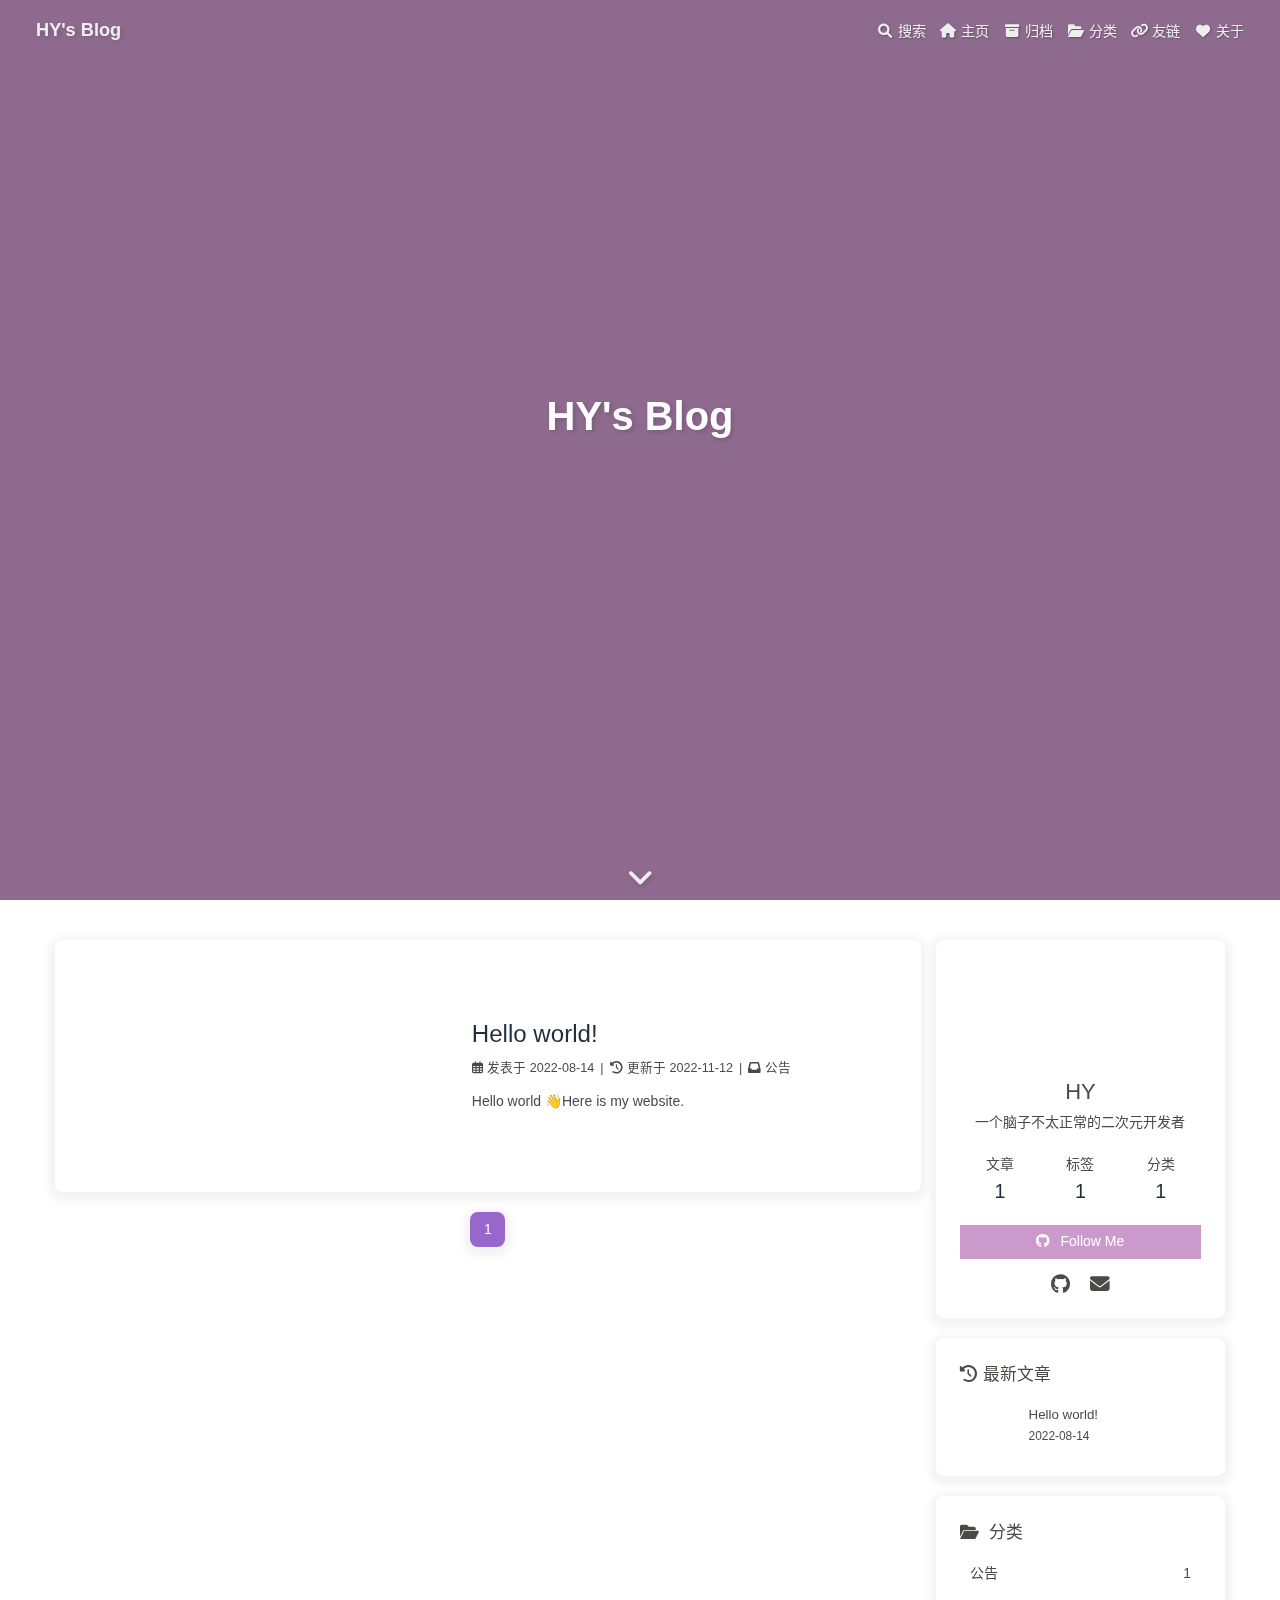
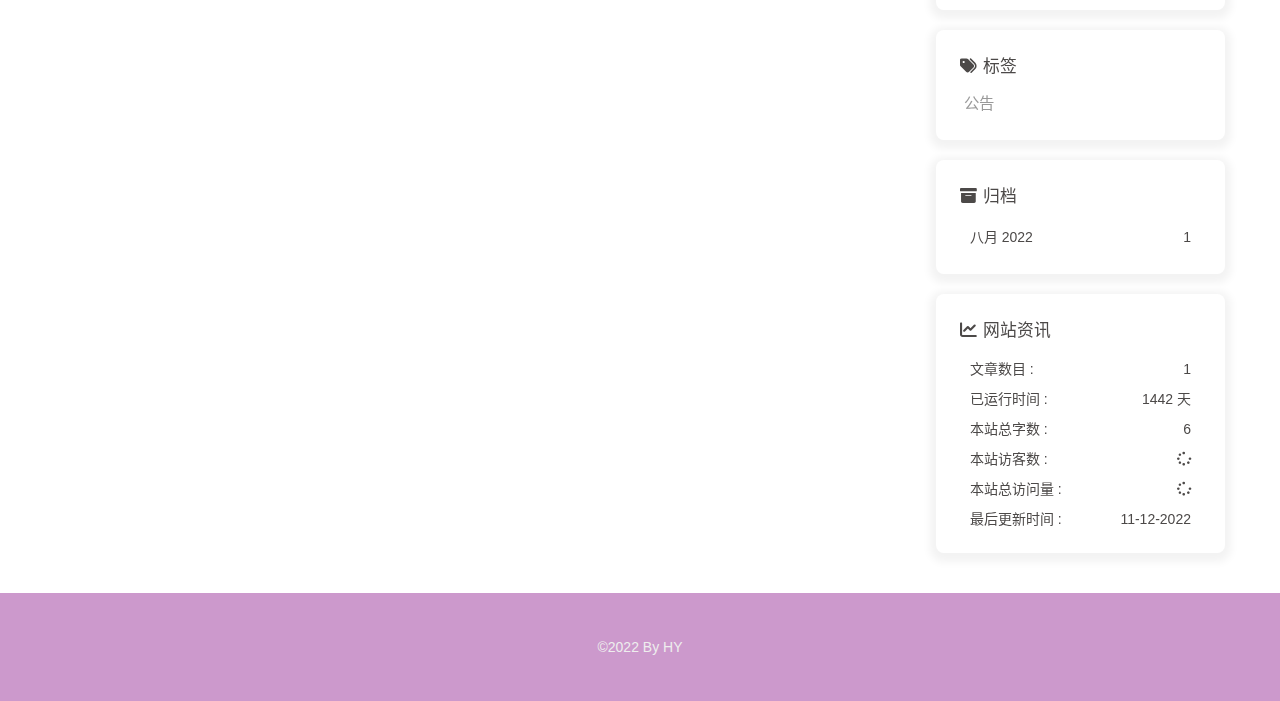
<file: index.html>
<!DOCTYPE html><html lang="zh-CN" data-theme="light"><head><meta charset="UTF-8"><meta http-equiv="X-UA-Compatible" content="IE=edge"><meta name="viewport" content="width=device-width, initial-scale=1.0, maximum-scale=1.0, user-scalable=no"><title>HY's Blog - welcome 2 my blog</title><meta name="author" content="HY"><meta name="copyright" content="HY"><meta name="format-detection" content="telephone=no"><meta name="theme-color" content="#ffffff"><meta name="description" content="一个脑子不太正常的二次元开发者">
<meta property="og:type" content="website">
<meta property="og:title" content="HY&#39;s Blog">
<meta property="og:url" content="https://www.zehy.xyz/index.html">
<meta property="og:site_name" content="HY&#39;s Blog">
<meta property="og:description" content="一个脑子不太正常的二次元开发者">
<meta property="og:locale" content="zh_CN">
<meta property="og:image" content="https://www.zehy.xyz/image/avatar.jpg">
<meta property="article:author" content="HY">
<meta name="twitter:card" content="summary">
<meta name="twitter:image" content="https://www.zehy.xyz/image/avatar.jpg"><link rel="shortcut icon" href="/image/avatar.jpg"><link rel="canonical" href="https://www.zehy.xyz/"><link rel="preconnect" href="//cdn.jsdelivr.net"/><link rel="preconnect" href="//busuanzi.ibruce.info"/><link rel="stylesheet" href="/css/index.css"><link rel="stylesheet" href="/pluginsSrc/@fortawesome/fontawesome-free/css/all.min.css" media="print" onload="this.media='all'"><link rel="stylesheet" href="/pluginsSrc/node-snackbar/dist/snackbar.min.css" media="print" onload="this.media='all'"><script>const GLOBAL_CONFIG = { 
  root: '/',
  algolia: undefined,
  localSearch: {"path":"/search.xml","preload":false,"languages":{"hits_empty":"找不到您查询的内容：${query}"}},
  translate: {"defaultEncoding":2,"translateDelay":0,"msgToTraditionalChinese":"繁","msgToSimplifiedChinese":"簡"},
  noticeOutdate: undefined,
  highlight: {"plugin":"highlighjs","highlightCopy":true,"highlightLang":true,"highlightHeightLimit":false},
  copy: {
    success: '复制成功',
    error: '复制错误',
    noSupport: '浏览器不支持'
  },
  relativeDate: {
    homepage: false,
    post: false
  },
  runtime: '天',
  date_suffix: {
    just: '刚刚',
    min: '分钟前',
    hour: '小时前',
    day: '天前',
    month: '个月前'
  },
  copyright: undefined,
  lightbox: 'mediumZoom',
  Snackbar: {"chs_to_cht":"你已切换为繁体","cht_to_chs":"你已切换为简体","day_to_night":"你已切换为深色模式","night_to_day":"你已切换为浅色模式","bgLight":"#49b1f5","bgDark":"#1f1f1f","position":"bottom-left"},
  source: {
    justifiedGallery: {
      js: '/pluginsSrc/flickr-justified-gallery/dist/fjGallery.min.js',
      css: '/pluginsSrc/flickr-justified-gallery/dist/fjGallery.css'
    }
  },
  isPhotoFigcaption: false,
  islazyload: true,
  isAnchor: false
}</script><script id="config-diff">var GLOBAL_CONFIG_SITE = {
  title: 'HY\'s Blog',
  isPost: false,
  isHome: true,
  isHighlightShrink: false,
  isToc: false,
  postUpdate: '2022-11-12 14:45:29'
}</script><noscript><style type="text/css">
  #nav {
    opacity: 1
  }
  .justified-gallery img {
    opacity: 1
  }

  #recent-posts time,
  #post-meta time {
    display: inline !important
  }
</style></noscript><script>(win=>{
    win.saveToLocal = {
      set: function setWithExpiry(key, value, ttl) {
        if (ttl === 0) return
        const now = new Date()
        const expiryDay = ttl * 86400000
        const item = {
          value: value,
          expiry: now.getTime() + expiryDay,
        }
        localStorage.setItem(key, JSON.stringify(item))
      },

      get: function getWithExpiry(key) {
        const itemStr = localStorage.getItem(key)

        if (!itemStr) {
          return undefined
        }
        const item = JSON.parse(itemStr)
        const now = new Date()

        if (now.getTime() > item.expiry) {
          localStorage.removeItem(key)
          return undefined
        }
        return item.value
      }
    }
  
    win.getScript = url => new Promise((resolve, reject) => {
      const script = document.createElement('script')
      script.src = url
      script.async = true
      script.onerror = reject
      script.onload = script.onreadystatechange = function() {
        const loadState = this.readyState
        if (loadState && loadState !== 'loaded' && loadState !== 'complete') return
        script.onload = script.onreadystatechange = null
        resolve()
      }
      document.head.appendChild(script)
    })
  
      win.activateDarkMode = function () {
        document.documentElement.setAttribute('data-theme', 'dark')
        if (document.querySelector('meta[name="theme-color"]') !== null) {
          document.querySelector('meta[name="theme-color"]').setAttribute('content', '#0d0d0d')
        }
      }
      win.activateLightMode = function () {
        document.documentElement.setAttribute('data-theme', 'light')
        if (document.querySelector('meta[name="theme-color"]') !== null) {
          document.querySelector('meta[name="theme-color"]').setAttribute('content', '#ffffff')
        }
      }
      const t = saveToLocal.get('theme')
    
          if (t === 'dark') activateDarkMode()
          else if (t === 'light') activateLightMode()
        
      const asideStatus = saveToLocal.get('aside-status')
      if (asideStatus !== undefined) {
        if (asideStatus === 'hide') {
          document.documentElement.classList.add('hide-aside')
        } else {
          document.documentElement.classList.remove('hide-aside')
        }
      }
    
    const detectApple = () => {
      if(/iPad|iPhone|iPod|Macintosh/.test(navigator.userAgent)){
        document.documentElement.classList.add('apple')
      }
    }
    detectApple()
    })(window)</script><meta name="generator" content="Hexo 5.4.2"></head><body><div id="sidebar"><div id="menu-mask"></div><div id="sidebar-menus"><div class="avatar-img is-center"><img src= "[data-uri]" data-lazy-src="/image/avatar.jpg" onerror="onerror=null;src='/img/friend_404.gif'" alt="avatar"/></div><div class="sidebar-site-data site-data is-center"><a href="/archives/"><div class="headline">文章</div><div class="length-num">1</div></a><a href="/tags/"><div class="headline">标签</div><div class="length-num">1</div></a><a href="/categories/"><div class="headline">分类</div><div class="length-num">1</div></a></div><hr/><div class="menus_items"><div class="menus_item"><a class="site-page" href="/"><i class="fa-fw fas fa-home"></i><span> 主页</span></a></div><div class="menus_item"><a class="site-page" href="/archives/"><i class="fa-fw fas fa-archive"></i><span> 归档</span></a></div><div class="menus_item"><a class="site-page" href="/categories/"><i class="fa-fw fas fa-folder-open"></i><span> 分类</span></a></div><div class="menus_item"><a class="site-page" href="/link/"><i class="fa-fw fas fa-link"></i><span> 友链</span></a></div><div class="menus_item"><a class="site-page" href="/about/"><i class="fa-fw fas fa-heart"></i><span> 关于</span></a></div></div></div></div><div class="page" id="body-wrap"><header class="full_page" id="page-header" style="background-image: url('https://bing.ioliu.cn/v1?w=1920&amp;h=1080')"><nav id="nav"><span id="blog_name"><a id="site-name" href="/">HY's Blog</a></span><div id="menus"><div id="search-button"><a class="site-page social-icon search"><i class="fas fa-search fa-fw"></i><span> 搜索</span></a></div><div class="menus_items"><div class="menus_item"><a class="site-page" href="/"><i class="fa-fw fas fa-home"></i><span> 主页</span></a></div><div class="menus_item"><a class="site-page" href="/archives/"><i class="fa-fw fas fa-archive"></i><span> 归档</span></a></div><div class="menus_item"><a class="site-page" href="/categories/"><i class="fa-fw fas fa-folder-open"></i><span> 分类</span></a></div><div class="menus_item"><a class="site-page" href="/link/"><i class="fa-fw fas fa-link"></i><span> 友链</span></a></div><div class="menus_item"><a class="site-page" href="/about/"><i class="fa-fw fas fa-heart"></i><span> 关于</span></a></div></div><div id="toggle-menu"><a class="site-page"><i class="fas fa-bars fa-fw"></i></a></div></div></nav><div id="site-info"><h1 id="site-title">HY's Blog</h1><div id="site-subtitle"><span id="subtitle"></span></div><div id="site_social_icons"><a class="social-icon" href="https://github.com/HYQC1125" target="_blank" title="Github"><i class="fab fa-github"></i></a><a class="social-icon" href="mailto:1151308233@qq.com" target="_blank" title="Email"><i class="fas fa-envelope"></i></a></div></div><div id="scroll-down"><i class="fas fa-angle-down scroll-down-effects"></i></div></header><main class="layout" id="content-inner"><div class="recent-posts" id="recent-posts"><div class="recent-post-item"><div class="post_cover left"><a href="/2022/08/14/helloworld/" title="Hello world!"><img class="post_bg" src= "[data-uri]" data-lazy-src="/image/top.webp" onerror="this.onerror=null;this.src='/image/top.webp'" alt="Hello world!"></a></div><div class="recent-post-info"><a class="article-title" href="/2022/08/14/helloworld/" title="Hello world!">Hello world!</a><div class="article-meta-wrap"><span class="post-meta-date"><i class="far fa-calendar-alt"></i><span class="article-meta-label">发表于</span><time class="post-meta-date-created" datetime="2022-08-14T13:32:52.000Z" title="发表于 2022-08-14 21:32:52">2022-08-14</time><span class="article-meta-separator">|</span><i class="fas fa-history"></i><span class="article-meta-label">更新于</span><time class="post-meta-date-updated" datetime="2022-11-12T06:36:35.031Z" title="更新于 2022-11-12 14:36:35">2022-11-12</time></span><span class="article-meta"><span class="article-meta-separator">|</span><i class="fas fa-inbox"></i><a class="article-meta__categories" href="/categories/%E5%85%AC%E5%91%8A/">公告</a></span></div><div class="content">Hello world 👋Here is my website.
</div></div></div><nav id="pagination"><div class="pagination"><span class="page-number current">1</span></div></nav></div><div class="aside-content" id="aside-content"><div class="card-widget card-info"><div class="is-center"><div class="avatar-img"><img src= "[data-uri]" data-lazy-src="/image/avatar.jpg" onerror="this.onerror=null;this.src='/img/friend_404.gif'" alt="avatar"/></div><div class="author-info__name">HY</div><div class="author-info__description">一个脑子不太正常的二次元开发者</div></div><div class="card-info-data site-data is-center"><a href="/archives/"><div class="headline">文章</div><div class="length-num">1</div></a><a href="/tags/"><div class="headline">标签</div><div class="length-num">1</div></a><a href="/categories/"><div class="headline">分类</div><div class="length-num">1</div></a></div><a id="card-info-btn" target="_blank" rel="noopener" href="https://github.com/HYQC1125"><i class="fab fa-github"></i><span>Follow Me</span></a><div class="card-info-social-icons is-center"><a class="social-icon" href="https://github.com/HYQC1125" target="_blank" title="Github"><i class="fab fa-github"></i></a><a class="social-icon" href="mailto:1151308233@qq.com" target="_blank" title="Email"><i class="fas fa-envelope"></i></a></div></div><div class="sticky_layout"><div class="card-widget card-recent-post"><div class="item-headline"><i class="fas fa-history"></i><span>最新文章</span></div><div class="aside-list"><div class="aside-list-item"><a class="thumbnail" href="/2022/08/14/helloworld/" title="Hello world!"><img src= "[data-uri]" data-lazy-src="/image/top.webp" onerror="this.onerror=null;this.src='/image/top.webp'" alt="Hello world!"/></a><div class="content"><a class="title" href="/2022/08/14/helloworld/" title="Hello world!">Hello world!</a><time datetime="2022-08-14T13:32:52.000Z" title="发表于 2022-08-14 21:32:52">2022-08-14</time></div></div></div></div><div class="card-widget card-categories"><div class="item-headline">
            <i class="fas fa-folder-open"></i>
            <span>分类</span>
            
            </div>
            <ul class="card-category-list" id="aside-cat-list">
            <li class="card-category-list-item "><a class="card-category-list-link" href="/categories/%E5%85%AC%E5%91%8A/"><span class="card-category-list-name">公告</span><span class="card-category-list-count">1</span></a></li>
            </ul></div><div class="card-widget card-tags"><div class="item-headline"><i class="fas fa-tags"></i><span>标签</span></div><div class="card-tag-cloud"><a href="/tags/%E5%85%AC%E5%91%8A/" style="font-size: 1.1em; color: #999">公告</a></div></div><div class="card-widget card-archives"><div class="item-headline"><i class="fas fa-archive"></i><span>归档</span></div><ul class="card-archive-list"><li class="card-archive-list-item"><a class="card-archive-list-link" href="/archives/2022/08/"><span class="card-archive-list-date">八月 2022</span><span class="card-archive-list-count">1</span></a></li></ul></div><div class="card-widget card-webinfo"><div class="item-headline"><i class="fas fa-chart-line"></i><span>网站资讯</span></div><div class="webinfo"><div class="webinfo-item"><div class="item-name">文章数目 :</div><div class="item-count">1</div></div><div class="webinfo-item"><div class="item-name">已运行时间 :</div><div class="item-count" id="runtimeshow" data-publishDate="2022-08-13T16:00:00.000Z"><i class="fa-solid fa-spinner fa-spin"></i></div></div><div class="webinfo-item"><div class="item-name">本站总字数 :</div><div class="item-count">6</div></div><div class="webinfo-item"><div class="item-name">本站访客数 :</div><div class="item-count" id="busuanzi_value_site_uv"><i class="fa-solid fa-spinner fa-spin"></i></div></div><div class="webinfo-item"><div class="item-name">本站总访问量 :</div><div class="item-count" id="busuanzi_value_site_pv"><i class="fa-solid fa-spinner fa-spin"></i></div></div><div class="webinfo-item"><div class="item-name">最后更新时间 :</div><div class="item-count" id="last-push-date" data-lastPushDate="2022-11-12T06:45:29.264Z"><i class="fa-solid fa-spinner fa-spin"></i></div></div></div></div></div></div></main><footer id="footer"><div id="footer-wrap"><div class="copyright">&copy;2022 By HY</div></div></footer></div><div id="rightside"><div id="rightside-config-hide"><button id="translateLink" type="button" title="简繁转换">繁</button><button id="darkmode" type="button" title="浅色和深色模式转换"><i class="fas fa-adjust"></i></button><button id="hide-aside-btn" type="button" title="单栏和双栏切换"><i class="fas fa-arrows-alt-h"></i></button></div><div id="rightside-config-show"><button id="rightside_config" type="button" title="设置"><i class="fas fa-cog fa-spin"></i></button><button id="go-up" type="button" title="回到顶部"><i class="fas fa-arrow-up"></i></button></div></div><div id="local-search"><div class="search-dialog"><nav class="search-nav"><span class="search-dialog-title">搜索</span><span id="loading-status"></span><button class="search-close-button"><i class="fas fa-times"></i></button></nav><div class="is-center" id="loading-database"><i class="fas fa-spinner fa-pulse"></i><span>  数据库加载中</span></div><div class="search-wrap"><div id="local-search-input"><div class="local-search-box"><input class="local-search-box--input" placeholder="搜索文章" type="text"/></div></div><hr/><div id="local-search-results"></div></div></div><div id="search-mask"></div></div><div><script src="/js/utils.js"></script><script src="/js/main.js"></script><script src="/js/tw_cn.js"></script><script src="/pluginsSrc/medium-zoom/dist/medium-zoom.min.js"></script><script src="/pluginsSrc/vanilla-lazyload/dist/lazyload.iife.min.js"></script><script src="/pluginsSrc/node-snackbar/dist/snackbar.min.js"></script><script>function panguFn () {
  if (typeof pangu === 'object') pangu.autoSpacingPage()
  else {
    getScript('/pluginsSrc/pangu/dist/browser/pangu.min.js')
      .then(() => {
        pangu.autoSpacingPage()
      })
  }
}

function panguInit () {
  if (false){
    GLOBAL_CONFIG_SITE.isPost && panguFn()
  } else {
    panguFn()
  }
}

document.addEventListener('DOMContentLoaded', panguInit)</script><script src="/js/search/local-search.js"></script><div class="js-pjax"><script>function subtitleType () {
  fetch('https://v1.hitokoto.cn')
    .then(response => response.json())
    .then(data => {
      if (true) {
        const from = '出自 ' + data.from
        const sub = []
        sub.unshift(data.hitokoto, from)
        window.typed = new Typed('#subtitle', {
          strings: sub,
          startDelay: 300,
          typeSpeed: 150,
          loop: true,
          backSpeed: 50,
        })
      } else {
        document.getElementById('subtitle').innerHTML = data.hitokoto
      }
    })
}

if (true) {
  if (typeof Typed === 'function') {
    subtitleType()
  } else {
    getScript('/pluginsSrc/typed.js/lib/typed.min.js').then(subtitleType)
  }
} else {
  subtitleType()
}
</script></div><canvas class="fireworks" mobile="false"></canvas><script src="/pluginsSrc/butterfly-extsrc/dist/fireworks.min.js"></script><script defer="defer" id="ribbon" src="/pluginsSrc/butterfly-extsrc/dist/canvas-ribbon.min.js" size="150" alpha="0.6" zIndex="-1" mobile="false" data-click="true"></script><script src="/pluginsSrc/pjax/pjax.min.js"></script><script>let pjaxSelectors = ["head > title","#config-diff","#body-wrap","#rightside-config-hide","#rightside-config-show",".js-pjax"]

var pjax = new Pjax({
  elements: 'a:not([target="_blank"])',
  selectors: pjaxSelectors,
  cacheBust: false,
  analytics: false,
  scrollRestoration: false
})

document.addEventListener('pjax:send', function () {

  // removeEventListener scroll 
  window.tocScrollFn && window.removeEventListener('scroll', window.tocScrollFn)
  window.scrollCollect && window.removeEventListener('scroll', scrollCollect)

  typeof preloader === 'object' && preloader.initLoading()
  document.getElementById('rightside').style.cssText = "opacity: ''; transform: ''"
  
  if (window.aplayers) {
    for (let i = 0; i < window.aplayers.length; i++) {
      if (!window.aplayers[i].options.fixed) {
        window.aplayers[i].destroy()
      }
    }
  }

  typeof typed === 'object' && typed.destroy()

  //reset readmode
  const $bodyClassList = document.body.classList
  $bodyClassList.contains('read-mode') && $bodyClassList.remove('read-mode')

  typeof disqusjs === 'object' && disqusjs.destroy()
})

document.addEventListener('pjax:complete', function () {
  window.refreshFn()

  document.querySelectorAll('script[data-pjax]').forEach(item => {
    const newScript = document.createElement('script')
    const content = item.text || item.textContent || item.innerHTML || ""
    Array.from(item.attributes).forEach(attr => newScript.setAttribute(attr.name, attr.value))
    newScript.appendChild(document.createTextNode(content))
    item.parentNode.replaceChild(newScript, item)
  })

  GLOBAL_CONFIG.islazyload && window.lazyLoadInstance.update()

  typeof chatBtnFn === 'function' && chatBtnFn()
  typeof panguInit === 'function' && panguInit()

  // google analytics
  typeof gtag === 'function' && gtag('config', '', {'page_path': window.location.pathname});

  // baidu analytics
  typeof _hmt === 'object' && _hmt.push(['_trackPageview',window.location.pathname]);

  typeof loadMeting === 'function' && document.getElementsByClassName('aplayer').length && loadMeting()

  // prismjs
  typeof Prism === 'object' && Prism.highlightAll()

  typeof preloader === 'object' && preloader.endLoading()
})

document.addEventListener('pjax:error', (e) => {
  if (e.request.status === 404) {
    pjax.loadUrl('/404.html')
  }
})</script><script async data-pjax src="//busuanzi.ibruce.info/busuanzi/2.3/busuanzi.pure.mini.js"></script></div></body></html>
</file>
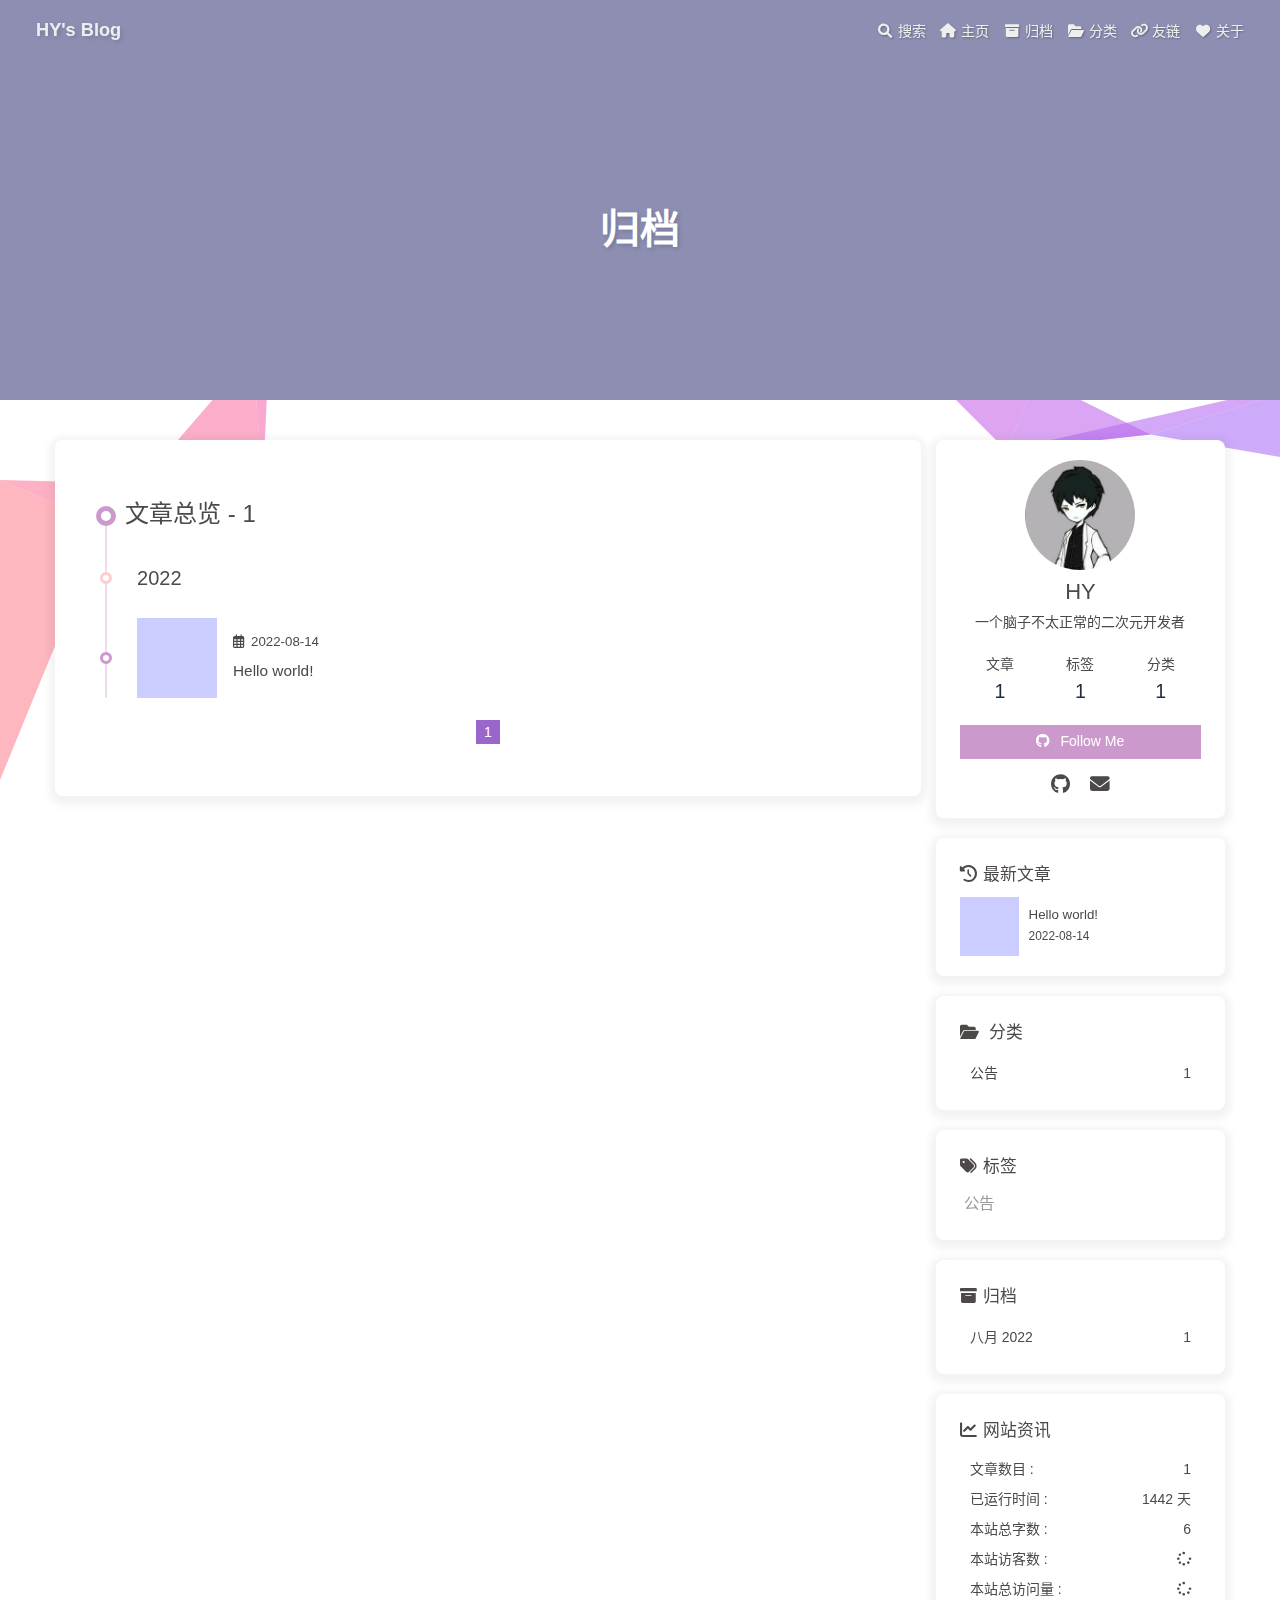
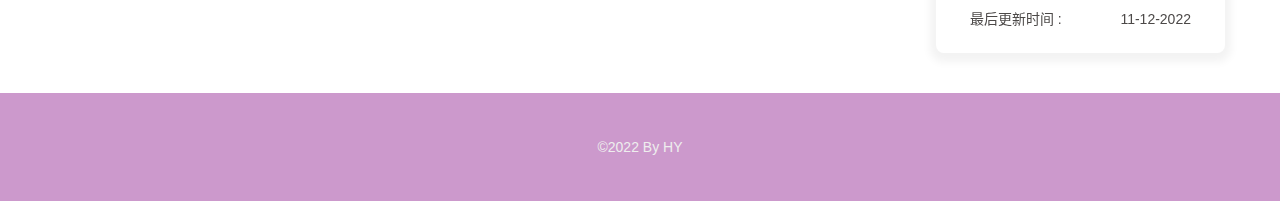
<file: archives/index.html>
<!DOCTYPE html><html lang="zh-CN" data-theme="light"><head><meta charset="UTF-8"><meta http-equiv="X-UA-Compatible" content="IE=edge"><meta name="viewport" content="width=device-width, initial-scale=1.0, maximum-scale=1.0, user-scalable=no"><title>归档 | HY's Blog</title><meta name="author" content="HY"><meta name="copyright" content="HY"><meta name="format-detection" content="telephone=no"><meta name="theme-color" content="#ffffff"><meta name="description" content="一个脑子不太正常的二次元开发者">
<meta property="og:type" content="website">
<meta property="og:title" content="HY&#39;s Blog">
<meta property="og:url" content="https://www.zehy.xyz/archives/index.html">
<meta property="og:site_name" content="HY&#39;s Blog">
<meta property="og:description" content="一个脑子不太正常的二次元开发者">
<meta property="og:locale" content="zh_CN">
<meta property="og:image" content="https://www.zehy.xyz/image/avatar.jpg">
<meta property="article:author" content="HY">
<meta name="twitter:card" content="summary">
<meta name="twitter:image" content="https://www.zehy.xyz/image/avatar.jpg"><link rel="shortcut icon" href="/image/avatar.jpg"><link rel="canonical" href="https://www.zehy.xyz/archives/"><link rel="preconnect" href="//cdn.jsdelivr.net"/><link rel="preconnect" href="//busuanzi.ibruce.info"/><link rel="stylesheet" href="/css/index.css"><link rel="stylesheet" href="/pluginsSrc/@fortawesome/fontawesome-free/css/all.min.css" media="print" onload="this.media='all'"><link rel="stylesheet" href="/pluginsSrc/node-snackbar/dist/snackbar.min.css" media="print" onload="this.media='all'"><script>const GLOBAL_CONFIG = { 
  root: '/',
  algolia: undefined,
  localSearch: {"path":"/search.xml","preload":false,"languages":{"hits_empty":"找不到您查询的内容：${query}"}},
  translate: {"defaultEncoding":2,"translateDelay":0,"msgToTraditionalChinese":"繁","msgToSimplifiedChinese":"簡"},
  noticeOutdate: undefined,
  highlight: {"plugin":"highlighjs","highlightCopy":true,"highlightLang":true,"highlightHeightLimit":false},
  copy: {
    success: '复制成功',
    error: '复制错误',
    noSupport: '浏览器不支持'
  },
  relativeDate: {
    homepage: false,
    post: false
  },
  runtime: '天',
  date_suffix: {
    just: '刚刚',
    min: '分钟前',
    hour: '小时前',
    day: '天前',
    month: '个月前'
  },
  copyright: undefined,
  lightbox: 'mediumZoom',
  Snackbar: {"chs_to_cht":"你已切换为繁体","cht_to_chs":"你已切换为简体","day_to_night":"你已切换为深色模式","night_to_day":"你已切换为浅色模式","bgLight":"#49b1f5","bgDark":"#1f1f1f","position":"bottom-left"},
  source: {
    justifiedGallery: {
      js: '/pluginsSrc/flickr-justified-gallery/dist/fjGallery.min.js',
      css: '/pluginsSrc/flickr-justified-gallery/dist/fjGallery.css'
    }
  },
  isPhotoFigcaption: false,
  islazyload: true,
  isAnchor: false
}</script><script id="config-diff">var GLOBAL_CONFIG_SITE = {
  title: '归档',
  isPost: false,
  isHome: false,
  isHighlightShrink: false,
  isToc: false,
  postUpdate: '2022-11-12 14:45:29'
}</script><noscript><style type="text/css">
  #nav {
    opacity: 1
  }
  .justified-gallery img {
    opacity: 1
  }

  #recent-posts time,
  #post-meta time {
    display: inline !important
  }
</style></noscript><script>(win=>{
    win.saveToLocal = {
      set: function setWithExpiry(key, value, ttl) {
        if (ttl === 0) return
        const now = new Date()
        const expiryDay = ttl * 86400000
        const item = {
          value: value,
          expiry: now.getTime() + expiryDay,
        }
        localStorage.setItem(key, JSON.stringify(item))
      },

      get: function getWithExpiry(key) {
        const itemStr = localStorage.getItem(key)

        if (!itemStr) {
          return undefined
        }
        const item = JSON.parse(itemStr)
        const now = new Date()

        if (now.getTime() > item.expiry) {
          localStorage.removeItem(key)
          return undefined
        }
        return item.value
      }
    }
  
    win.getScript = url => new Promise((resolve, reject) => {
      const script = document.createElement('script')
      script.src = url
      script.async = true
      script.onerror = reject
      script.onload = script.onreadystatechange = function() {
        const loadState = this.readyState
        if (loadState && loadState !== 'loaded' && loadState !== 'complete') return
        script.onload = script.onreadystatechange = null
        resolve()
      }
      document.head.appendChild(script)
    })
  
      win.activateDarkMode = function () {
        document.documentElement.setAttribute('data-theme', 'dark')
        if (document.querySelector('meta[name="theme-color"]') !== null) {
          document.querySelector('meta[name="theme-color"]').setAttribute('content', '#0d0d0d')
        }
      }
      win.activateLightMode = function () {
        document.documentElement.setAttribute('data-theme', 'light')
        if (document.querySelector('meta[name="theme-color"]') !== null) {
          document.querySelector('meta[name="theme-color"]').setAttribute('content', '#ffffff')
        }
      }
      const t = saveToLocal.get('theme')
    
          if (t === 'dark') activateDarkMode()
          else if (t === 'light') activateLightMode()
        
      const asideStatus = saveToLocal.get('aside-status')
      if (asideStatus !== undefined) {
        if (asideStatus === 'hide') {
          document.documentElement.classList.add('hide-aside')
        } else {
          document.documentElement.classList.remove('hide-aside')
        }
      }
    
    const detectApple = () => {
      if(/iPad|iPhone|iPod|Macintosh/.test(navigator.userAgent)){
        document.documentElement.classList.add('apple')
      }
    }
    detectApple()
    })(window)</script><meta name="generator" content="Hexo 5.4.2"></head><body><div id="sidebar"><div id="menu-mask"></div><div id="sidebar-menus"><div class="avatar-img is-center"><img src= "[data-uri]" data-lazy-src="/image/avatar.jpg" onerror="onerror=null;src='/img/friend_404.gif'" alt="avatar"/></div><div class="sidebar-site-data site-data is-center"><a href="/archives/"><div class="headline">文章</div><div class="length-num">1</div></a><a href="/tags/"><div class="headline">标签</div><div class="length-num">1</div></a><a href="/categories/"><div class="headline">分类</div><div class="length-num">1</div></a></div><hr/><div class="menus_items"><div class="menus_item"><a class="site-page" href="/"><i class="fa-fw fas fa-home"></i><span> 主页</span></a></div><div class="menus_item"><a class="site-page" href="/archives/"><i class="fa-fw fas fa-archive"></i><span> 归档</span></a></div><div class="menus_item"><a class="site-page" href="/categories/"><i class="fa-fw fas fa-folder-open"></i><span> 分类</span></a></div><div class="menus_item"><a class="site-page" href="/link/"><i class="fa-fw fas fa-link"></i><span> 友链</span></a></div><div class="menus_item"><a class="site-page" href="/about/"><i class="fa-fw fas fa-heart"></i><span> 关于</span></a></div></div></div></div><div class="page" id="body-wrap"><header class="not-home-page" id="page-header" style="background-image: url('/image/top.webp')"><nav id="nav"><span id="blog_name"><a id="site-name" href="/">HY's Blog</a></span><div id="menus"><div id="search-button"><a class="site-page social-icon search"><i class="fas fa-search fa-fw"></i><span> 搜索</span></a></div><div class="menus_items"><div class="menus_item"><a class="site-page" href="/"><i class="fa-fw fas fa-home"></i><span> 主页</span></a></div><div class="menus_item"><a class="site-page" href="/archives/"><i class="fa-fw fas fa-archive"></i><span> 归档</span></a></div><div class="menus_item"><a class="site-page" href="/categories/"><i class="fa-fw fas fa-folder-open"></i><span> 分类</span></a></div><div class="menus_item"><a class="site-page" href="/link/"><i class="fa-fw fas fa-link"></i><span> 友链</span></a></div><div class="menus_item"><a class="site-page" href="/about/"><i class="fa-fw fas fa-heart"></i><span> 关于</span></a></div></div><div id="toggle-menu"><a class="site-page"><i class="fas fa-bars fa-fw"></i></a></div></div></nav><div id="page-site-info"><h1 id="site-title">归档</h1></div></header><main class="layout" id="content-inner"><div id="archive"><div class="article-sort-title">文章总览 - 1</div><div class="article-sort"><div class="article-sort-item year">2022</div><div class="article-sort-item"><a class="article-sort-item-img" href="/2022/08/14/helloworld/" title="Hello world!"><img src= "[data-uri]" data-lazy-src="/image/top.webp" alt="Hello world!" onerror="this.onerror=null;this.src='/image/top.webp'"></a><div class="article-sort-item-info"><div class="article-sort-item-time"><i class="far fa-calendar-alt"></i><time class="post-meta-date-created" datetime="2022-08-14T13:32:52.000Z" title="发表于 2022-08-14 21:32:52">2022-08-14</time></div><a class="article-sort-item-title" href="/2022/08/14/helloworld/" title="Hello world!">Hello world!</a></div></div></div><nav id="pagination"><div class="pagination"><span class="page-number current">1</span></div></nav></div><div class="aside-content" id="aside-content"><div class="card-widget card-info"><div class="is-center"><div class="avatar-img"><img src= "[data-uri]" data-lazy-src="/image/avatar.jpg" onerror="this.onerror=null;this.src='/img/friend_404.gif'" alt="avatar"/></div><div class="author-info__name">HY</div><div class="author-info__description">一个脑子不太正常的二次元开发者</div></div><div class="card-info-data site-data is-center"><a href="/archives/"><div class="headline">文章</div><div class="length-num">1</div></a><a href="/tags/"><div class="headline">标签</div><div class="length-num">1</div></a><a href="/categories/"><div class="headline">分类</div><div class="length-num">1</div></a></div><a id="card-info-btn" target="_blank" rel="noopener" href="https://github.com/HYQC1125"><i class="fab fa-github"></i><span>Follow Me</span></a><div class="card-info-social-icons is-center"><a class="social-icon" href="https://github.com/HYQC1125" target="_blank" title="Github"><i class="fab fa-github"></i></a><a class="social-icon" href="mailto:1151308233@qq.com" target="_blank" title="Email"><i class="fas fa-envelope"></i></a></div></div><div class="sticky_layout"><div class="card-widget card-recent-post"><div class="item-headline"><i class="fas fa-history"></i><span>最新文章</span></div><div class="aside-list"><div class="aside-list-item"><a class="thumbnail" href="/2022/08/14/helloworld/" title="Hello world!"><img src= "[data-uri]" data-lazy-src="/image/top.webp" onerror="this.onerror=null;this.src='/image/top.webp'" alt="Hello world!"/></a><div class="content"><a class="title" href="/2022/08/14/helloworld/" title="Hello world!">Hello world!</a><time datetime="2022-08-14T13:32:52.000Z" title="发表于 2022-08-14 21:32:52">2022-08-14</time></div></div></div></div><div class="card-widget card-categories"><div class="item-headline">
            <i class="fas fa-folder-open"></i>
            <span>分类</span>
            
            </div>
            <ul class="card-category-list" id="aside-cat-list">
            <li class="card-category-list-item "><a class="card-category-list-link" href="/categories/%E5%85%AC%E5%91%8A/"><span class="card-category-list-name">公告</span><span class="card-category-list-count">1</span></a></li>
            </ul></div><div class="card-widget card-tags"><div class="item-headline"><i class="fas fa-tags"></i><span>标签</span></div><div class="card-tag-cloud"><a href="/tags/%E5%85%AC%E5%91%8A/" style="font-size: 1.1em; color: #999">公告</a></div></div><div class="card-widget card-archives"><div class="item-headline"><i class="fas fa-archive"></i><span>归档</span></div><ul class="card-archive-list"><li class="card-archive-list-item"><a class="card-archive-list-link" href="/archives/2022/08/"><span class="card-archive-list-date">八月 2022</span><span class="card-archive-list-count">1</span></a></li></ul></div><div class="card-widget card-webinfo"><div class="item-headline"><i class="fas fa-chart-line"></i><span>网站资讯</span></div><div class="webinfo"><div class="webinfo-item"><div class="item-name">文章数目 :</div><div class="item-count">1</div></div><div class="webinfo-item"><div class="item-name">已运行时间 :</div><div class="item-count" id="runtimeshow" data-publishDate="2022-08-13T16:00:00.000Z"><i class="fa-solid fa-spinner fa-spin"></i></div></div><div class="webinfo-item"><div class="item-name">本站总字数 :</div><div class="item-count">6</div></div><div class="webinfo-item"><div class="item-name">本站访客数 :</div><div class="item-count" id="busuanzi_value_site_uv"><i class="fa-solid fa-spinner fa-spin"></i></div></div><div class="webinfo-item"><div class="item-name">本站总访问量 :</div><div class="item-count" id="busuanzi_value_site_pv"><i class="fa-solid fa-spinner fa-spin"></i></div></div><div class="webinfo-item"><div class="item-name">最后更新时间 :</div><div class="item-count" id="last-push-date" data-lastPushDate="2022-11-12T06:45:29.264Z"><i class="fa-solid fa-spinner fa-spin"></i></div></div></div></div></div></div></main><footer id="footer"><div id="footer-wrap"><div class="copyright">&copy;2022 By HY</div></div></footer></div><div id="rightside"><div id="rightside-config-hide"><button id="translateLink" type="button" title="简繁转换">繁</button><button id="darkmode" type="button" title="浅色和深色模式转换"><i class="fas fa-adjust"></i></button><button id="hide-aside-btn" type="button" title="单栏和双栏切换"><i class="fas fa-arrows-alt-h"></i></button></div><div id="rightside-config-show"><button id="rightside_config" type="button" title="设置"><i class="fas fa-cog fa-spin"></i></button><button id="go-up" type="button" title="回到顶部"><i class="fas fa-arrow-up"></i></button></div></div><div id="local-search"><div class="search-dialog"><nav class="search-nav"><span class="search-dialog-title">搜索</span><span id="loading-status"></span><button class="search-close-button"><i class="fas fa-times"></i></button></nav><div class="is-center" id="loading-database"><i class="fas fa-spinner fa-pulse"></i><span>  数据库加载中</span></div><div class="search-wrap"><div id="local-search-input"><div class="local-search-box"><input class="local-search-box--input" placeholder="搜索文章" type="text"/></div></div><hr/><div id="local-search-results"></div></div></div><div id="search-mask"></div></div><div><script src="/js/utils.js"></script><script src="/js/main.js"></script><script src="/js/tw_cn.js"></script><script src="/pluginsSrc/medium-zoom/dist/medium-zoom.min.js"></script><script src="/pluginsSrc/vanilla-lazyload/dist/lazyload.iife.min.js"></script><script src="/pluginsSrc/node-snackbar/dist/snackbar.min.js"></script><script>function panguFn () {
  if (typeof pangu === 'object') pangu.autoSpacingPage()
  else {
    getScript('/pluginsSrc/pangu/dist/browser/pangu.min.js')
      .then(() => {
        pangu.autoSpacingPage()
      })
  }
}

function panguInit () {
  if (false){
    GLOBAL_CONFIG_SITE.isPost && panguFn()
  } else {
    panguFn()
  }
}

document.addEventListener('DOMContentLoaded', panguInit)</script><script src="/js/search/local-search.js"></script><div class="js-pjax"></div><canvas class="fireworks" mobile="false"></canvas><script src="/pluginsSrc/butterfly-extsrc/dist/fireworks.min.js"></script><script defer="defer" id="ribbon" src="/pluginsSrc/butterfly-extsrc/dist/canvas-ribbon.min.js" size="150" alpha="0.6" zIndex="-1" mobile="false" data-click="true"></script><script src="/pluginsSrc/pjax/pjax.min.js"></script><script>let pjaxSelectors = ["head > title","#config-diff","#body-wrap","#rightside-config-hide","#rightside-config-show",".js-pjax"]

var pjax = new Pjax({
  elements: 'a:not([target="_blank"])',
  selectors: pjaxSelectors,
  cacheBust: false,
  analytics: false,
  scrollRestoration: false
})

document.addEventListener('pjax:send', function () {

  // removeEventListener scroll 
  window.tocScrollFn && window.removeEventListener('scroll', window.tocScrollFn)
  window.scrollCollect && window.removeEventListener('scroll', scrollCollect)

  typeof preloader === 'object' && preloader.initLoading()
  document.getElementById('rightside').style.cssText = "opacity: ''; transform: ''"
  
  if (window.aplayers) {
    for (let i = 0; i < window.aplayers.length; i++) {
      if (!window.aplayers[i].options.fixed) {
        window.aplayers[i].destroy()
      }
    }
  }

  typeof typed === 'object' && typed.destroy()

  //reset readmode
  const $bodyClassList = document.body.classList
  $bodyClassList.contains('read-mode') && $bodyClassList.remove('read-mode')

  typeof disqusjs === 'object' && disqusjs.destroy()
})

document.addEventListener('pjax:complete', function () {
  window.refreshFn()

  document.querySelectorAll('script[data-pjax]').forEach(item => {
    const newScript = document.createElement('script')
    const content = item.text || item.textContent || item.innerHTML || ""
    Array.from(item.attributes).forEach(attr => newScript.setAttribute(attr.name, attr.value))
    newScript.appendChild(document.createTextNode(content))
    item.parentNode.replaceChild(newScript, item)
  })

  GLOBAL_CONFIG.islazyload && window.lazyLoadInstance.update()

  typeof chatBtnFn === 'function' && chatBtnFn()
  typeof panguInit === 'function' && panguInit()

  // google analytics
  typeof gtag === 'function' && gtag('config', '', {'page_path': window.location.pathname});

  // baidu analytics
  typeof _hmt === 'object' && _hmt.push(['_trackPageview',window.location.pathname]);

  typeof loadMeting === 'function' && document.getElementsByClassName('aplayer').length && loadMeting()

  // prismjs
  typeof Prism === 'object' && Prism.highlightAll()

  typeof preloader === 'object' && preloader.endLoading()
})

document.addEventListener('pjax:error', (e) => {
  if (e.request.status === 404) {
    pjax.loadUrl('/404.html')
  }
})</script><script async data-pjax src="//busuanzi.ibruce.info/busuanzi/2.3/busuanzi.pure.mini.js"></script></div></body></html>
</file>
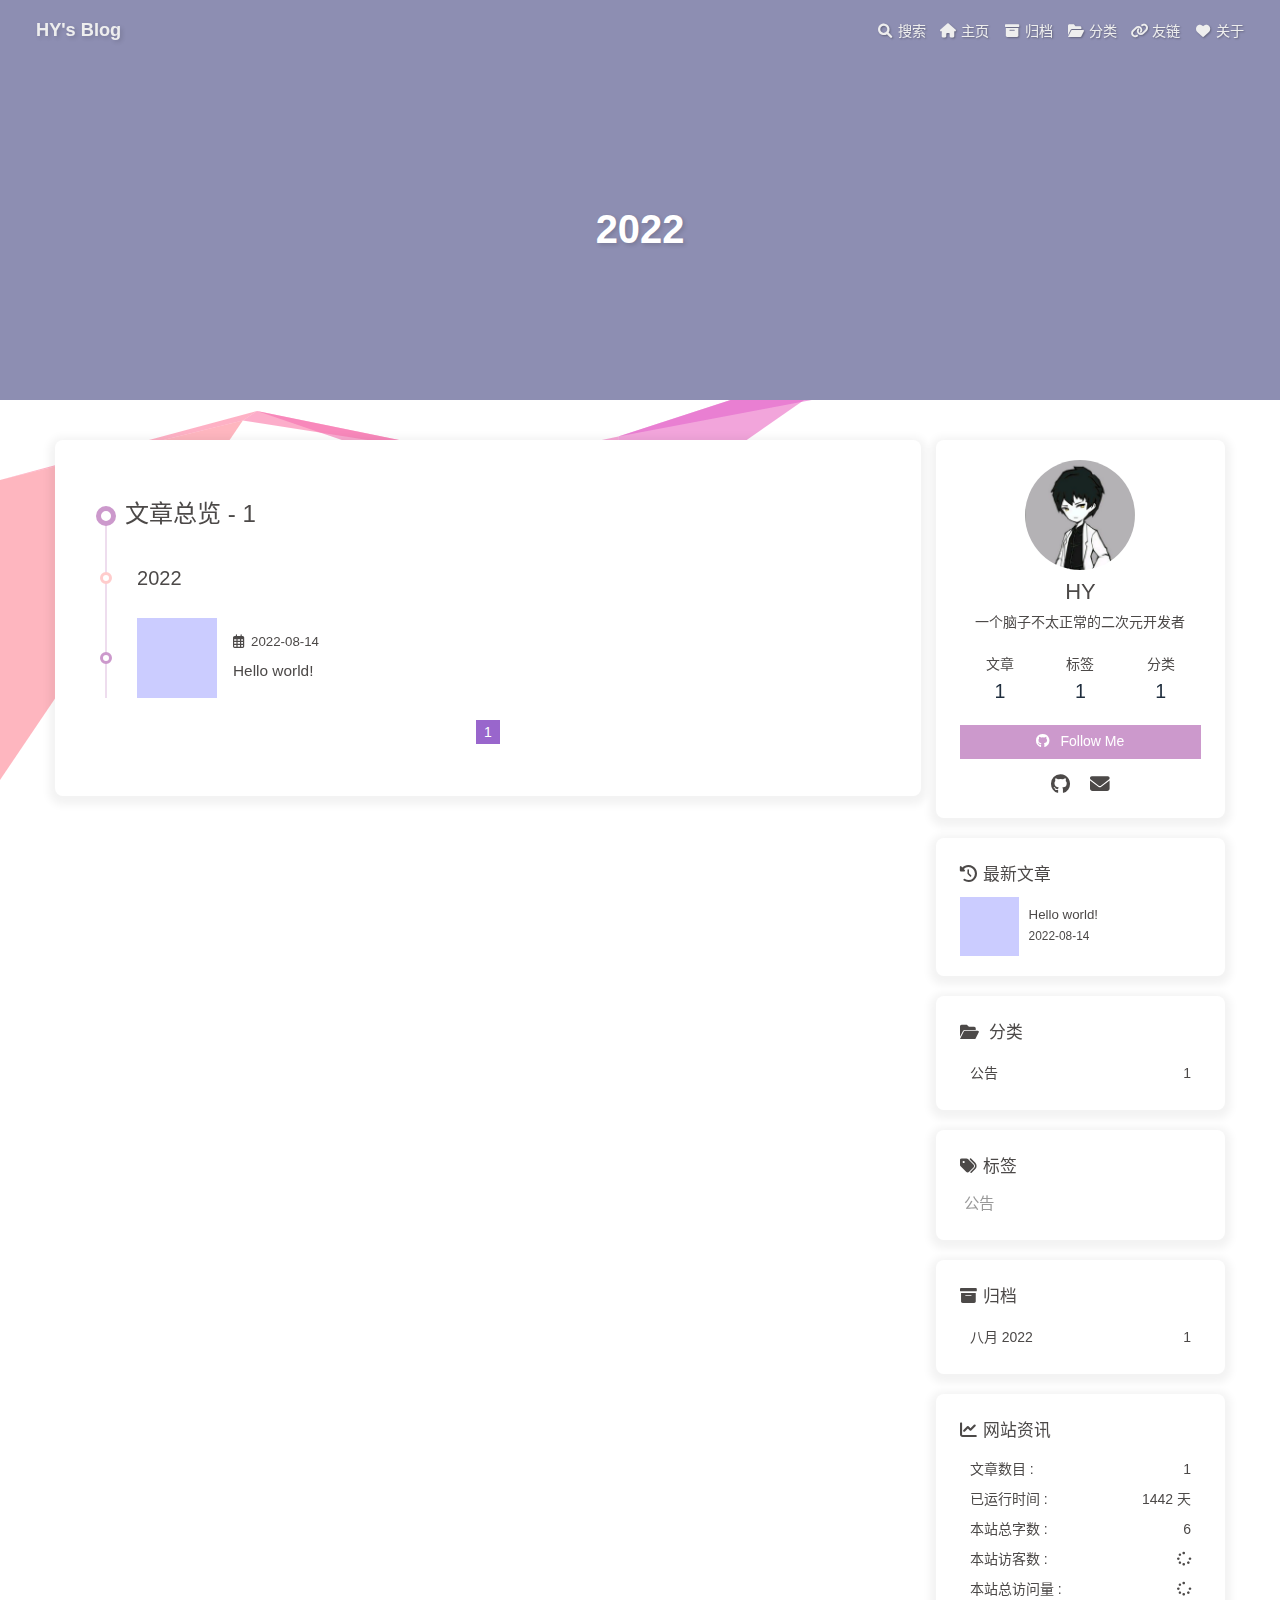
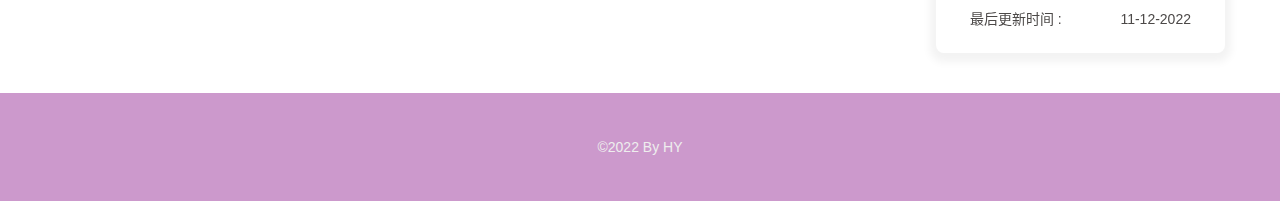
<file: archives/2022/index.html>
<!DOCTYPE html><html lang="zh-CN" data-theme="light"><head><meta charset="UTF-8"><meta http-equiv="X-UA-Compatible" content="IE=edge"><meta name="viewport" content="width=device-width, initial-scale=1.0, maximum-scale=1.0, user-scalable=no"><title>归档 | HY's Blog</title><meta name="author" content="HY"><meta name="copyright" content="HY"><meta name="format-detection" content="telephone=no"><meta name="theme-color" content="#ffffff"><meta name="description" content="一个脑子不太正常的二次元开发者">
<meta property="og:type" content="website">
<meta property="og:title" content="HY&#39;s Blog">
<meta property="og:url" content="https://www.zehy.xyz/archives/2022/index.html">
<meta property="og:site_name" content="HY&#39;s Blog">
<meta property="og:description" content="一个脑子不太正常的二次元开发者">
<meta property="og:locale" content="zh_CN">
<meta property="og:image" content="https://www.zehy.xyz/image/avatar.jpg">
<meta property="article:author" content="HY">
<meta name="twitter:card" content="summary">
<meta name="twitter:image" content="https://www.zehy.xyz/image/avatar.jpg"><link rel="shortcut icon" href="/image/avatar.jpg"><link rel="canonical" href="https://www.zehy.xyz/archives/2022/"><link rel="preconnect" href="//cdn.jsdelivr.net"/><link rel="preconnect" href="//busuanzi.ibruce.info"/><link rel="stylesheet" href="/css/index.css"><link rel="stylesheet" href="/pluginsSrc/@fortawesome/fontawesome-free/css/all.min.css" media="print" onload="this.media='all'"><link rel="stylesheet" href="/pluginsSrc/node-snackbar/dist/snackbar.min.css" media="print" onload="this.media='all'"><script>const GLOBAL_CONFIG = { 
  root: '/',
  algolia: undefined,
  localSearch: {"path":"/search.xml","preload":false,"languages":{"hits_empty":"找不到您查询的内容：${query}"}},
  translate: {"defaultEncoding":2,"translateDelay":0,"msgToTraditionalChinese":"繁","msgToSimplifiedChinese":"簡"},
  noticeOutdate: undefined,
  highlight: {"plugin":"highlighjs","highlightCopy":true,"highlightLang":true,"highlightHeightLimit":false},
  copy: {
    success: '复制成功',
    error: '复制错误',
    noSupport: '浏览器不支持'
  },
  relativeDate: {
    homepage: false,
    post: false
  },
  runtime: '天',
  date_suffix: {
    just: '刚刚',
    min: '分钟前',
    hour: '小时前',
    day: '天前',
    month: '个月前'
  },
  copyright: undefined,
  lightbox: 'mediumZoom',
  Snackbar: {"chs_to_cht":"你已切换为繁体","cht_to_chs":"你已切换为简体","day_to_night":"你已切换为深色模式","night_to_day":"你已切换为浅色模式","bgLight":"#49b1f5","bgDark":"#1f1f1f","position":"bottom-left"},
  source: {
    justifiedGallery: {
      js: '/pluginsSrc/flickr-justified-gallery/dist/fjGallery.min.js',
      css: '/pluginsSrc/flickr-justified-gallery/dist/fjGallery.css'
    }
  },
  isPhotoFigcaption: false,
  islazyload: true,
  isAnchor: false
}</script><script id="config-diff">var GLOBAL_CONFIG_SITE = {
  title: '归档',
  isPost: false,
  isHome: false,
  isHighlightShrink: false,
  isToc: false,
  postUpdate: '2022-11-12 14:45:29'
}</script><noscript><style type="text/css">
  #nav {
    opacity: 1
  }
  .justified-gallery img {
    opacity: 1
  }

  #recent-posts time,
  #post-meta time {
    display: inline !important
  }
</style></noscript><script>(win=>{
    win.saveToLocal = {
      set: function setWithExpiry(key, value, ttl) {
        if (ttl === 0) return
        const now = new Date()
        const expiryDay = ttl * 86400000
        const item = {
          value: value,
          expiry: now.getTime() + expiryDay,
        }
        localStorage.setItem(key, JSON.stringify(item))
      },

      get: function getWithExpiry(key) {
        const itemStr = localStorage.getItem(key)

        if (!itemStr) {
          return undefined
        }
        const item = JSON.parse(itemStr)
        const now = new Date()

        if (now.getTime() > item.expiry) {
          localStorage.removeItem(key)
          return undefined
        }
        return item.value
      }
    }
  
    win.getScript = url => new Promise((resolve, reject) => {
      const script = document.createElement('script')
      script.src = url
      script.async = true
      script.onerror = reject
      script.onload = script.onreadystatechange = function() {
        const loadState = this.readyState
        if (loadState && loadState !== 'loaded' && loadState !== 'complete') return
        script.onload = script.onreadystatechange = null
        resolve()
      }
      document.head.appendChild(script)
    })
  
      win.activateDarkMode = function () {
        document.documentElement.setAttribute('data-theme', 'dark')
        if (document.querySelector('meta[name="theme-color"]') !== null) {
          document.querySelector('meta[name="theme-color"]').setAttribute('content', '#0d0d0d')
        }
      }
      win.activateLightMode = function () {
        document.documentElement.setAttribute('data-theme', 'light')
        if (document.querySelector('meta[name="theme-color"]') !== null) {
          document.querySelector('meta[name="theme-color"]').setAttribute('content', '#ffffff')
        }
      }
      const t = saveToLocal.get('theme')
    
          if (t === 'dark') activateDarkMode()
          else if (t === 'light') activateLightMode()
        
      const asideStatus = saveToLocal.get('aside-status')
      if (asideStatus !== undefined) {
        if (asideStatus === 'hide') {
          document.documentElement.classList.add('hide-aside')
        } else {
          document.documentElement.classList.remove('hide-aside')
        }
      }
    
    const detectApple = () => {
      if(/iPad|iPhone|iPod|Macintosh/.test(navigator.userAgent)){
        document.documentElement.classList.add('apple')
      }
    }
    detectApple()
    })(window)</script><meta name="generator" content="Hexo 5.4.2"></head><body><div id="sidebar"><div id="menu-mask"></div><div id="sidebar-menus"><div class="avatar-img is-center"><img src= "[data-uri]" data-lazy-src="/image/avatar.jpg" onerror="onerror=null;src='/img/friend_404.gif'" alt="avatar"/></div><div class="sidebar-site-data site-data is-center"><a href="/archives/"><div class="headline">文章</div><div class="length-num">1</div></a><a href="/tags/"><div class="headline">标签</div><div class="length-num">1</div></a><a href="/categories/"><div class="headline">分类</div><div class="length-num">1</div></a></div><hr/><div class="menus_items"><div class="menus_item"><a class="site-page" href="/"><i class="fa-fw fas fa-home"></i><span> 主页</span></a></div><div class="menus_item"><a class="site-page" href="/archives/"><i class="fa-fw fas fa-archive"></i><span> 归档</span></a></div><div class="menus_item"><a class="site-page" href="/categories/"><i class="fa-fw fas fa-folder-open"></i><span> 分类</span></a></div><div class="menus_item"><a class="site-page" href="/link/"><i class="fa-fw fas fa-link"></i><span> 友链</span></a></div><div class="menus_item"><a class="site-page" href="/about/"><i class="fa-fw fas fa-heart"></i><span> 关于</span></a></div></div></div></div><div class="page" id="body-wrap"><header class="not-home-page" id="page-header" style="background-image: url('/image/top.webp')"><nav id="nav"><span id="blog_name"><a id="site-name" href="/">HY's Blog</a></span><div id="menus"><div id="search-button"><a class="site-page social-icon search"><i class="fas fa-search fa-fw"></i><span> 搜索</span></a></div><div class="menus_items"><div class="menus_item"><a class="site-page" href="/"><i class="fa-fw fas fa-home"></i><span> 主页</span></a></div><div class="menus_item"><a class="site-page" href="/archives/"><i class="fa-fw fas fa-archive"></i><span> 归档</span></a></div><div class="menus_item"><a class="site-page" href="/categories/"><i class="fa-fw fas fa-folder-open"></i><span> 分类</span></a></div><div class="menus_item"><a class="site-page" href="/link/"><i class="fa-fw fas fa-link"></i><span> 友链</span></a></div><div class="menus_item"><a class="site-page" href="/about/"><i class="fa-fw fas fa-heart"></i><span> 关于</span></a></div></div><div id="toggle-menu"><a class="site-page"><i class="fas fa-bars fa-fw"></i></a></div></div></nav><div id="page-site-info"><h1 id="site-title">2022</h1></div></header><main class="layout" id="content-inner"><div id="archive"><div class="article-sort-title">文章总览 - 1</div><div class="article-sort"><div class="article-sort-item year">2022</div><div class="article-sort-item"><a class="article-sort-item-img" href="/2022/08/14/helloworld/" title="Hello world!"><img src= "[data-uri]" data-lazy-src="/image/top.webp" alt="Hello world!" onerror="this.onerror=null;this.src='/image/top.webp'"></a><div class="article-sort-item-info"><div class="article-sort-item-time"><i class="far fa-calendar-alt"></i><time class="post-meta-date-created" datetime="2022-08-14T13:32:52.000Z" title="发表于 2022-08-14 21:32:52">2022-08-14</time></div><a class="article-sort-item-title" href="/2022/08/14/helloworld/" title="Hello world!">Hello world!</a></div></div></div><nav id="pagination"><div class="pagination"><span class="page-number current">1</span></div></nav></div><div class="aside-content" id="aside-content"><div class="card-widget card-info"><div class="is-center"><div class="avatar-img"><img src= "[data-uri]" data-lazy-src="/image/avatar.jpg" onerror="this.onerror=null;this.src='/img/friend_404.gif'" alt="avatar"/></div><div class="author-info__name">HY</div><div class="author-info__description">一个脑子不太正常的二次元开发者</div></div><div class="card-info-data site-data is-center"><a href="/archives/"><div class="headline">文章</div><div class="length-num">1</div></a><a href="/tags/"><div class="headline">标签</div><div class="length-num">1</div></a><a href="/categories/"><div class="headline">分类</div><div class="length-num">1</div></a></div><a id="card-info-btn" target="_blank" rel="noopener" href="https://github.com/HYQC1125"><i class="fab fa-github"></i><span>Follow Me</span></a><div class="card-info-social-icons is-center"><a class="social-icon" href="https://github.com/HYQC1125" target="_blank" title="Github"><i class="fab fa-github"></i></a><a class="social-icon" href="mailto:1151308233@qq.com" target="_blank" title="Email"><i class="fas fa-envelope"></i></a></div></div><div class="sticky_layout"><div class="card-widget card-recent-post"><div class="item-headline"><i class="fas fa-history"></i><span>最新文章</span></div><div class="aside-list"><div class="aside-list-item"><a class="thumbnail" href="/2022/08/14/helloworld/" title="Hello world!"><img src= "[data-uri]" data-lazy-src="/image/top.webp" onerror="this.onerror=null;this.src='/image/top.webp'" alt="Hello world!"/></a><div class="content"><a class="title" href="/2022/08/14/helloworld/" title="Hello world!">Hello world!</a><time datetime="2022-08-14T13:32:52.000Z" title="发表于 2022-08-14 21:32:52">2022-08-14</time></div></div></div></div><div class="card-widget card-categories"><div class="item-headline">
            <i class="fas fa-folder-open"></i>
            <span>分类</span>
            
            </div>
            <ul class="card-category-list" id="aside-cat-list">
            <li class="card-category-list-item "><a class="card-category-list-link" href="/categories/%E5%85%AC%E5%91%8A/"><span class="card-category-list-name">公告</span><span class="card-category-list-count">1</span></a></li>
            </ul></div><div class="card-widget card-tags"><div class="item-headline"><i class="fas fa-tags"></i><span>标签</span></div><div class="card-tag-cloud"><a href="/tags/%E5%85%AC%E5%91%8A/" style="font-size: 1.1em; color: #999">公告</a></div></div><div class="card-widget card-archives"><div class="item-headline"><i class="fas fa-archive"></i><span>归档</span></div><ul class="card-archive-list"><li class="card-archive-list-item"><a class="card-archive-list-link" href="/archives/2022/08/"><span class="card-archive-list-date">八月 2022</span><span class="card-archive-list-count">1</span></a></li></ul></div><div class="card-widget card-webinfo"><div class="item-headline"><i class="fas fa-chart-line"></i><span>网站资讯</span></div><div class="webinfo"><div class="webinfo-item"><div class="item-name">文章数目 :</div><div class="item-count">1</div></div><div class="webinfo-item"><div class="item-name">已运行时间 :</div><div class="item-count" id="runtimeshow" data-publishDate="2022-08-13T16:00:00.000Z"><i class="fa-solid fa-spinner fa-spin"></i></div></div><div class="webinfo-item"><div class="item-name">本站总字数 :</div><div class="item-count">6</div></div><div class="webinfo-item"><div class="item-name">本站访客数 :</div><div class="item-count" id="busuanzi_value_site_uv"><i class="fa-solid fa-spinner fa-spin"></i></div></div><div class="webinfo-item"><div class="item-name">本站总访问量 :</div><div class="item-count" id="busuanzi_value_site_pv"><i class="fa-solid fa-spinner fa-spin"></i></div></div><div class="webinfo-item"><div class="item-name">最后更新时间 :</div><div class="item-count" id="last-push-date" data-lastPushDate="2022-11-12T06:45:29.264Z"><i class="fa-solid fa-spinner fa-spin"></i></div></div></div></div></div></div></main><footer id="footer"><div id="footer-wrap"><div class="copyright">&copy;2022 By HY</div></div></footer></div><div id="rightside"><div id="rightside-config-hide"><button id="translateLink" type="button" title="简繁转换">繁</button><button id="darkmode" type="button" title="浅色和深色模式转换"><i class="fas fa-adjust"></i></button><button id="hide-aside-btn" type="button" title="单栏和双栏切换"><i class="fas fa-arrows-alt-h"></i></button></div><div id="rightside-config-show"><button id="rightside_config" type="button" title="设置"><i class="fas fa-cog fa-spin"></i></button><button id="go-up" type="button" title="回到顶部"><i class="fas fa-arrow-up"></i></button></div></div><div id="local-search"><div class="search-dialog"><nav class="search-nav"><span class="search-dialog-title">搜索</span><span id="loading-status"></span><button class="search-close-button"><i class="fas fa-times"></i></button></nav><div class="is-center" id="loading-database"><i class="fas fa-spinner fa-pulse"></i><span>  数据库加载中</span></div><div class="search-wrap"><div id="local-search-input"><div class="local-search-box"><input class="local-search-box--input" placeholder="搜索文章" type="text"/></div></div><hr/><div id="local-search-results"></div></div></div><div id="search-mask"></div></div><div><script src="/js/utils.js"></script><script src="/js/main.js"></script><script src="/js/tw_cn.js"></script><script src="/pluginsSrc/medium-zoom/dist/medium-zoom.min.js"></script><script src="/pluginsSrc/vanilla-lazyload/dist/lazyload.iife.min.js"></script><script src="/pluginsSrc/node-snackbar/dist/snackbar.min.js"></script><script>function panguFn () {
  if (typeof pangu === 'object') pangu.autoSpacingPage()
  else {
    getScript('/pluginsSrc/pangu/dist/browser/pangu.min.js')
      .then(() => {
        pangu.autoSpacingPage()
      })
  }
}

function panguInit () {
  if (false){
    GLOBAL_CONFIG_SITE.isPost && panguFn()
  } else {
    panguFn()
  }
}

document.addEventListener('DOMContentLoaded', panguInit)</script><script src="/js/search/local-search.js"></script><div class="js-pjax"></div><canvas class="fireworks" mobile="false"></canvas><script src="/pluginsSrc/butterfly-extsrc/dist/fireworks.min.js"></script><script defer="defer" id="ribbon" src="/pluginsSrc/butterfly-extsrc/dist/canvas-ribbon.min.js" size="150" alpha="0.6" zIndex="-1" mobile="false" data-click="true"></script><script src="/pluginsSrc/pjax/pjax.min.js"></script><script>let pjaxSelectors = ["head > title","#config-diff","#body-wrap","#rightside-config-hide","#rightside-config-show",".js-pjax"]

var pjax = new Pjax({
  elements: 'a:not([target="_blank"])',
  selectors: pjaxSelectors,
  cacheBust: false,
  analytics: false,
  scrollRestoration: false
})

document.addEventListener('pjax:send', function () {

  // removeEventListener scroll 
  window.tocScrollFn && window.removeEventListener('scroll', window.tocScrollFn)
  window.scrollCollect && window.removeEventListener('scroll', scrollCollect)

  typeof preloader === 'object' && preloader.initLoading()
  document.getElementById('rightside').style.cssText = "opacity: ''; transform: ''"
  
  if (window.aplayers) {
    for (let i = 0; i < window.aplayers.length; i++) {
      if (!window.aplayers[i].options.fixed) {
        window.aplayers[i].destroy()
      }
    }
  }

  typeof typed === 'object' && typed.destroy()

  //reset readmode
  const $bodyClassList = document.body.classList
  $bodyClassList.contains('read-mode') && $bodyClassList.remove('read-mode')

  typeof disqusjs === 'object' && disqusjs.destroy()
})

document.addEventListener('pjax:complete', function () {
  window.refreshFn()

  document.querySelectorAll('script[data-pjax]').forEach(item => {
    const newScript = document.createElement('script')
    const content = item.text || item.textContent || item.innerHTML || ""
    Array.from(item.attributes).forEach(attr => newScript.setAttribute(attr.name, attr.value))
    newScript.appendChild(document.createTextNode(content))
    item.parentNode.replaceChild(newScript, item)
  })

  GLOBAL_CONFIG.islazyload && window.lazyLoadInstance.update()

  typeof chatBtnFn === 'function' && chatBtnFn()
  typeof panguInit === 'function' && panguInit()

  // google analytics
  typeof gtag === 'function' && gtag('config', '', {'page_path': window.location.pathname});

  // baidu analytics
  typeof _hmt === 'object' && _hmt.push(['_trackPageview',window.location.pathname]);

  typeof loadMeting === 'function' && document.getElementsByClassName('aplayer').length && loadMeting()

  // prismjs
  typeof Prism === 'object' && Prism.highlightAll()

  typeof preloader === 'object' && preloader.endLoading()
})

document.addEventListener('pjax:error', (e) => {
  if (e.request.status === 404) {
    pjax.loadUrl('/404.html')
  }
})</script><script async data-pjax src="//busuanzi.ibruce.info/busuanzi/2.3/busuanzi.pure.mini.js"></script></div></body></html>
</file>
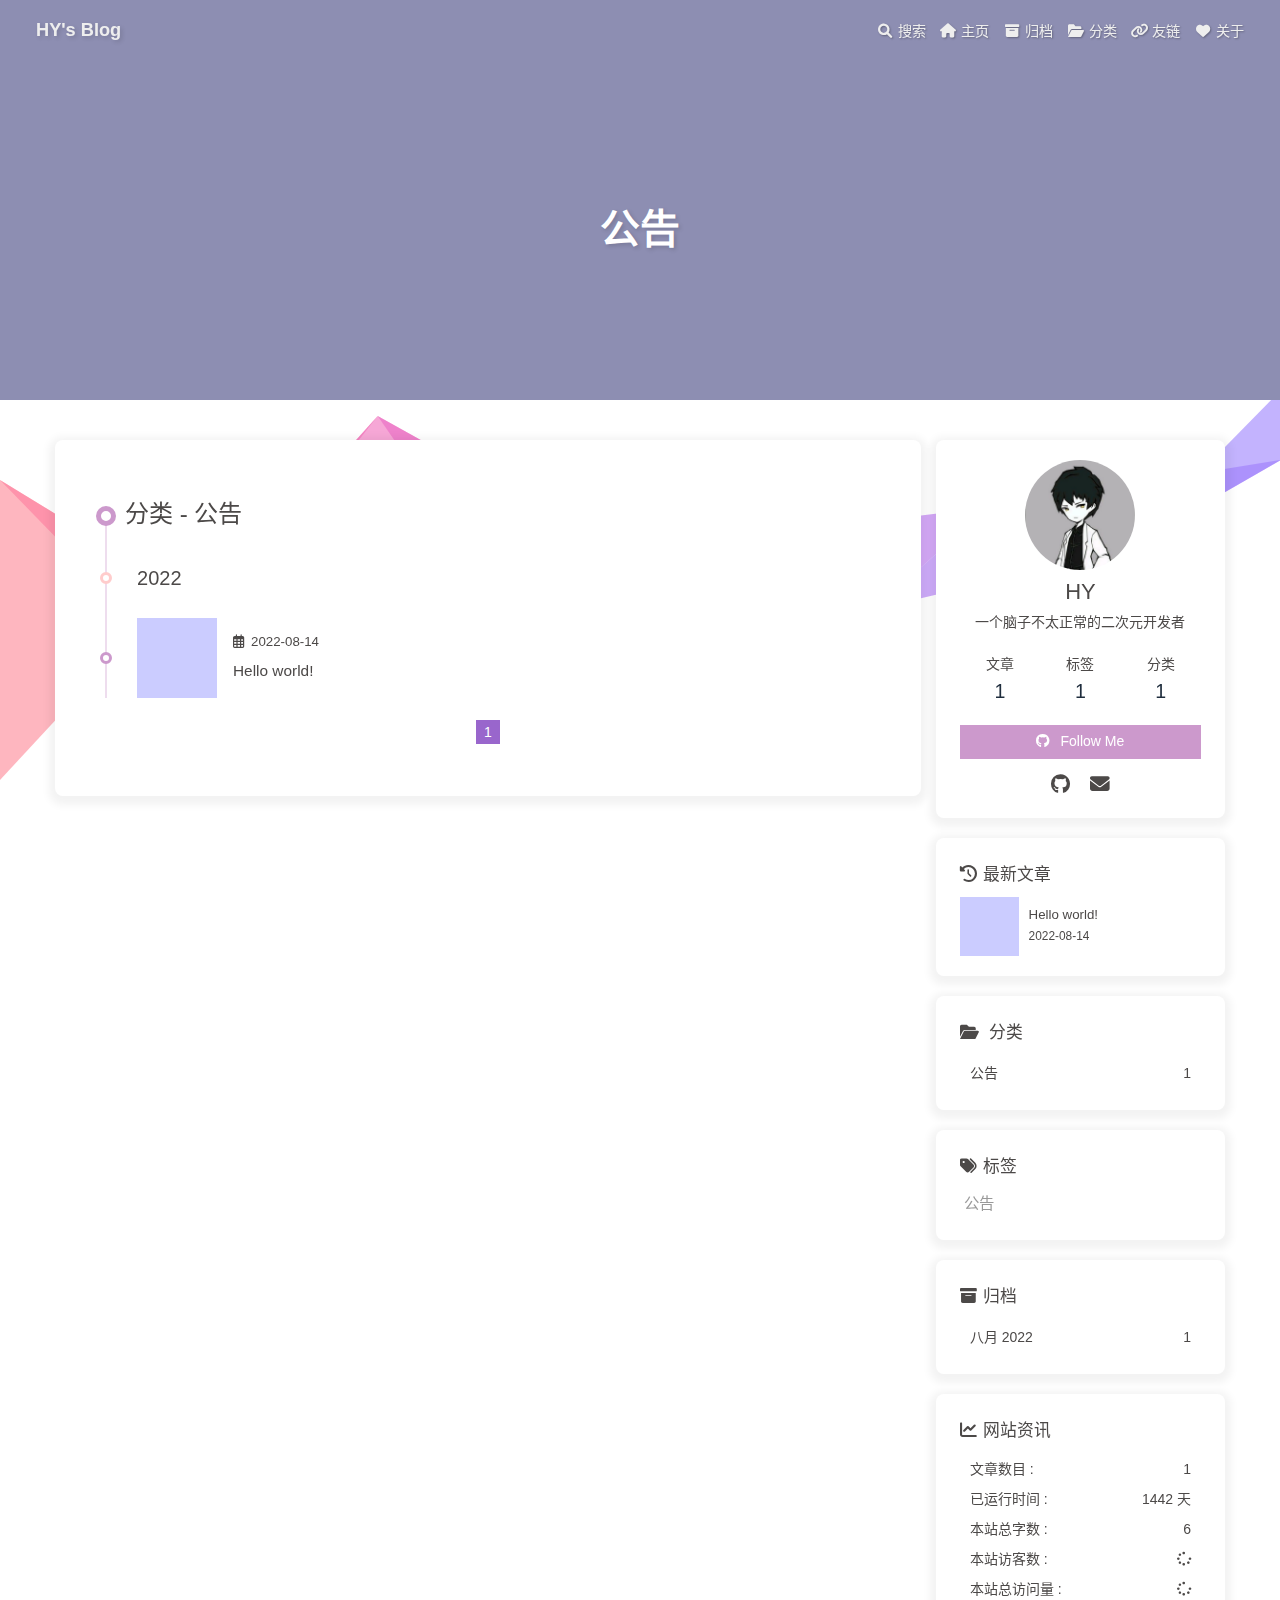
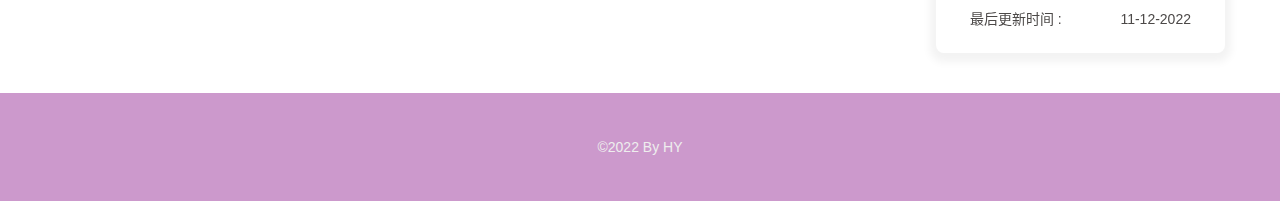
<file: categories/公告/index.html>
<!DOCTYPE html><html lang="zh-CN" data-theme="light"><head><meta charset="UTF-8"><meta http-equiv="X-UA-Compatible" content="IE=edge"><meta name="viewport" content="width=device-width, initial-scale=1.0, maximum-scale=1.0, user-scalable=no"><title>分类: 公告 | HY's Blog</title><meta name="author" content="HY"><meta name="copyright" content="HY"><meta name="format-detection" content="telephone=no"><meta name="theme-color" content="#ffffff"><meta name="description" content="一个脑子不太正常的二次元开发者">
<meta property="og:type" content="website">
<meta property="og:title" content="HY&#39;s Blog">
<meta property="og:url" content="https://www.zehy.xyz/categories/%E5%85%AC%E5%91%8A/index.html">
<meta property="og:site_name" content="HY&#39;s Blog">
<meta property="og:description" content="一个脑子不太正常的二次元开发者">
<meta property="og:locale" content="zh_CN">
<meta property="og:image" content="https://www.zehy.xyz/image/avatar.jpg">
<meta property="article:author" content="HY">
<meta name="twitter:card" content="summary">
<meta name="twitter:image" content="https://www.zehy.xyz/image/avatar.jpg"><link rel="shortcut icon" href="/image/avatar.jpg"><link rel="canonical" href="https://www.zehy.xyz/categories/%E5%85%AC%E5%91%8A/"><link rel="preconnect" href="//cdn.jsdelivr.net"/><link rel="preconnect" href="//busuanzi.ibruce.info"/><link rel="stylesheet" href="/css/index.css"><link rel="stylesheet" href="/pluginsSrc/@fortawesome/fontawesome-free/css/all.min.css" media="print" onload="this.media='all'"><link rel="stylesheet" href="/pluginsSrc/node-snackbar/dist/snackbar.min.css" media="print" onload="this.media='all'"><script>const GLOBAL_CONFIG = { 
  root: '/',
  algolia: undefined,
  localSearch: {"path":"/search.xml","preload":false,"languages":{"hits_empty":"找不到您查询的内容：${query}"}},
  translate: {"defaultEncoding":2,"translateDelay":0,"msgToTraditionalChinese":"繁","msgToSimplifiedChinese":"簡"},
  noticeOutdate: undefined,
  highlight: {"plugin":"highlighjs","highlightCopy":true,"highlightLang":true,"highlightHeightLimit":false},
  copy: {
    success: '复制成功',
    error: '复制错误',
    noSupport: '浏览器不支持'
  },
  relativeDate: {
    homepage: false,
    post: false
  },
  runtime: '天',
  date_suffix: {
    just: '刚刚',
    min: '分钟前',
    hour: '小时前',
    day: '天前',
    month: '个月前'
  },
  copyright: undefined,
  lightbox: 'mediumZoom',
  Snackbar: {"chs_to_cht":"你已切换为繁体","cht_to_chs":"你已切换为简体","day_to_night":"你已切换为深色模式","night_to_day":"你已切换为浅色模式","bgLight":"#49b1f5","bgDark":"#1f1f1f","position":"bottom-left"},
  source: {
    justifiedGallery: {
      js: '/pluginsSrc/flickr-justified-gallery/dist/fjGallery.min.js',
      css: '/pluginsSrc/flickr-justified-gallery/dist/fjGallery.css'
    }
  },
  isPhotoFigcaption: false,
  islazyload: true,
  isAnchor: false
}</script><script id="config-diff">var GLOBAL_CONFIG_SITE = {
  title: '分类: 公告',
  isPost: false,
  isHome: false,
  isHighlightShrink: false,
  isToc: false,
  postUpdate: '2022-11-12 14:45:29'
}</script><noscript><style type="text/css">
  #nav {
    opacity: 1
  }
  .justified-gallery img {
    opacity: 1
  }

  #recent-posts time,
  #post-meta time {
    display: inline !important
  }
</style></noscript><script>(win=>{
    win.saveToLocal = {
      set: function setWithExpiry(key, value, ttl) {
        if (ttl === 0) return
        const now = new Date()
        const expiryDay = ttl * 86400000
        const item = {
          value: value,
          expiry: now.getTime() + expiryDay,
        }
        localStorage.setItem(key, JSON.stringify(item))
      },

      get: function getWithExpiry(key) {
        const itemStr = localStorage.getItem(key)

        if (!itemStr) {
          return undefined
        }
        const item = JSON.parse(itemStr)
        const now = new Date()

        if (now.getTime() > item.expiry) {
          localStorage.removeItem(key)
          return undefined
        }
        return item.value
      }
    }
  
    win.getScript = url => new Promise((resolve, reject) => {
      const script = document.createElement('script')
      script.src = url
      script.async = true
      script.onerror = reject
      script.onload = script.onreadystatechange = function() {
        const loadState = this.readyState
        if (loadState && loadState !== 'loaded' && loadState !== 'complete') return
        script.onload = script.onreadystatechange = null
        resolve()
      }
      document.head.appendChild(script)
    })
  
      win.activateDarkMode = function () {
        document.documentElement.setAttribute('data-theme', 'dark')
        if (document.querySelector('meta[name="theme-color"]') !== null) {
          document.querySelector('meta[name="theme-color"]').setAttribute('content', '#0d0d0d')
        }
      }
      win.activateLightMode = function () {
        document.documentElement.setAttribute('data-theme', 'light')
        if (document.querySelector('meta[name="theme-color"]') !== null) {
          document.querySelector('meta[name="theme-color"]').setAttribute('content', '#ffffff')
        }
      }
      const t = saveToLocal.get('theme')
    
          if (t === 'dark') activateDarkMode()
          else if (t === 'light') activateLightMode()
        
      const asideStatus = saveToLocal.get('aside-status')
      if (asideStatus !== undefined) {
        if (asideStatus === 'hide') {
          document.documentElement.classList.add('hide-aside')
        } else {
          document.documentElement.classList.remove('hide-aside')
        }
      }
    
    const detectApple = () => {
      if(/iPad|iPhone|iPod|Macintosh/.test(navigator.userAgent)){
        document.documentElement.classList.add('apple')
      }
    }
    detectApple()
    })(window)</script><meta name="generator" content="Hexo 5.4.2"></head><body><div id="sidebar"><div id="menu-mask"></div><div id="sidebar-menus"><div class="avatar-img is-center"><img src= "[data-uri]" data-lazy-src="/image/avatar.jpg" onerror="onerror=null;src='/img/friend_404.gif'" alt="avatar"/></div><div class="sidebar-site-data site-data is-center"><a href="/archives/"><div class="headline">文章</div><div class="length-num">1</div></a><a href="/tags/"><div class="headline">标签</div><div class="length-num">1</div></a><a href="/categories/"><div class="headline">分类</div><div class="length-num">1</div></a></div><hr/><div class="menus_items"><div class="menus_item"><a class="site-page" href="/"><i class="fa-fw fas fa-home"></i><span> 主页</span></a></div><div class="menus_item"><a class="site-page" href="/archives/"><i class="fa-fw fas fa-archive"></i><span> 归档</span></a></div><div class="menus_item"><a class="site-page" href="/categories/"><i class="fa-fw fas fa-folder-open"></i><span> 分类</span></a></div><div class="menus_item"><a class="site-page" href="/link/"><i class="fa-fw fas fa-link"></i><span> 友链</span></a></div><div class="menus_item"><a class="site-page" href="/about/"><i class="fa-fw fas fa-heart"></i><span> 关于</span></a></div></div></div></div><div class="page" id="body-wrap"><header class="not-home-page" id="page-header" style="background-image: url('/image/top.webp')"><nav id="nav"><span id="blog_name"><a id="site-name" href="/">HY's Blog</a></span><div id="menus"><div id="search-button"><a class="site-page social-icon search"><i class="fas fa-search fa-fw"></i><span> 搜索</span></a></div><div class="menus_items"><div class="menus_item"><a class="site-page" href="/"><i class="fa-fw fas fa-home"></i><span> 主页</span></a></div><div class="menus_item"><a class="site-page" href="/archives/"><i class="fa-fw fas fa-archive"></i><span> 归档</span></a></div><div class="menus_item"><a class="site-page" href="/categories/"><i class="fa-fw fas fa-folder-open"></i><span> 分类</span></a></div><div class="menus_item"><a class="site-page" href="/link/"><i class="fa-fw fas fa-link"></i><span> 友链</span></a></div><div class="menus_item"><a class="site-page" href="/about/"><i class="fa-fw fas fa-heart"></i><span> 关于</span></a></div></div><div id="toggle-menu"><a class="site-page"><i class="fas fa-bars fa-fw"></i></a></div></div></nav><div id="page-site-info"><h1 id="site-title">公告</h1></div></header><main class="layout" id="content-inner"><div id="category"><div class="article-sort-title">分类 - 公告</div><div class="article-sort"><div class="article-sort-item year">2022</div><div class="article-sort-item"><a class="article-sort-item-img" href="/2022/08/14/helloworld/" title="Hello world!"><img src= "[data-uri]" data-lazy-src="/image/top.webp" alt="Hello world!" onerror="this.onerror=null;this.src='/image/top.webp'"></a><div class="article-sort-item-info"><div class="article-sort-item-time"><i class="far fa-calendar-alt"></i><time class="post-meta-date-created" datetime="2022-08-14T13:32:52.000Z" title="发表于 2022-08-14 21:32:52">2022-08-14</time></div><a class="article-sort-item-title" href="/2022/08/14/helloworld/" title="Hello world!">Hello world!</a></div></div></div><nav id="pagination"><div class="pagination"><span class="page-number current">1</span></div></nav></div><div class="aside-content" id="aside-content"><div class="card-widget card-info"><div class="is-center"><div class="avatar-img"><img src= "[data-uri]" data-lazy-src="/image/avatar.jpg" onerror="this.onerror=null;this.src='/img/friend_404.gif'" alt="avatar"/></div><div class="author-info__name">HY</div><div class="author-info__description">一个脑子不太正常的二次元开发者</div></div><div class="card-info-data site-data is-center"><a href="/archives/"><div class="headline">文章</div><div class="length-num">1</div></a><a href="/tags/"><div class="headline">标签</div><div class="length-num">1</div></a><a href="/categories/"><div class="headline">分类</div><div class="length-num">1</div></a></div><a id="card-info-btn" target="_blank" rel="noopener" href="https://github.com/HYQC1125"><i class="fab fa-github"></i><span>Follow Me</span></a><div class="card-info-social-icons is-center"><a class="social-icon" href="https://github.com/HYQC1125" target="_blank" title="Github"><i class="fab fa-github"></i></a><a class="social-icon" href="mailto:1151308233@qq.com" target="_blank" title="Email"><i class="fas fa-envelope"></i></a></div></div><div class="sticky_layout"><div class="card-widget card-recent-post"><div class="item-headline"><i class="fas fa-history"></i><span>最新文章</span></div><div class="aside-list"><div class="aside-list-item"><a class="thumbnail" href="/2022/08/14/helloworld/" title="Hello world!"><img src= "[data-uri]" data-lazy-src="/image/top.webp" onerror="this.onerror=null;this.src='/image/top.webp'" alt="Hello world!"/></a><div class="content"><a class="title" href="/2022/08/14/helloworld/" title="Hello world!">Hello world!</a><time datetime="2022-08-14T13:32:52.000Z" title="发表于 2022-08-14 21:32:52">2022-08-14</time></div></div></div></div><div class="card-widget card-categories"><div class="item-headline">
            <i class="fas fa-folder-open"></i>
            <span>分类</span>
            
            </div>
            <ul class="card-category-list" id="aside-cat-list">
            <li class="card-category-list-item "><a class="card-category-list-link" href="/categories/%E5%85%AC%E5%91%8A/"><span class="card-category-list-name">公告</span><span class="card-category-list-count">1</span></a></li>
            </ul></div><div class="card-widget card-tags"><div class="item-headline"><i class="fas fa-tags"></i><span>标签</span></div><div class="card-tag-cloud"><a href="/tags/%E5%85%AC%E5%91%8A/" style="font-size: 1.1em; color: #999">公告</a></div></div><div class="card-widget card-archives"><div class="item-headline"><i class="fas fa-archive"></i><span>归档</span></div><ul class="card-archive-list"><li class="card-archive-list-item"><a class="card-archive-list-link" href="/archives/2022/08/"><span class="card-archive-list-date">八月 2022</span><span class="card-archive-list-count">1</span></a></li></ul></div><div class="card-widget card-webinfo"><div class="item-headline"><i class="fas fa-chart-line"></i><span>网站资讯</span></div><div class="webinfo"><div class="webinfo-item"><div class="item-name">文章数目 :</div><div class="item-count">1</div></div><div class="webinfo-item"><div class="item-name">已运行时间 :</div><div class="item-count" id="runtimeshow" data-publishDate="2022-08-13T16:00:00.000Z"><i class="fa-solid fa-spinner fa-spin"></i></div></div><div class="webinfo-item"><div class="item-name">本站总字数 :</div><div class="item-count">6</div></div><div class="webinfo-item"><div class="item-name">本站访客数 :</div><div class="item-count" id="busuanzi_value_site_uv"><i class="fa-solid fa-spinner fa-spin"></i></div></div><div class="webinfo-item"><div class="item-name">本站总访问量 :</div><div class="item-count" id="busuanzi_value_site_pv"><i class="fa-solid fa-spinner fa-spin"></i></div></div><div class="webinfo-item"><div class="item-name">最后更新时间 :</div><div class="item-count" id="last-push-date" data-lastPushDate="2022-11-12T06:45:29.264Z"><i class="fa-solid fa-spinner fa-spin"></i></div></div></div></div></div></div></main><footer id="footer"><div id="footer-wrap"><div class="copyright">&copy;2022 By HY</div></div></footer></div><div id="rightside"><div id="rightside-config-hide"><button id="translateLink" type="button" title="简繁转换">繁</button><button id="darkmode" type="button" title="浅色和深色模式转换"><i class="fas fa-adjust"></i></button><button id="hide-aside-btn" type="button" title="单栏和双栏切换"><i class="fas fa-arrows-alt-h"></i></button></div><div id="rightside-config-show"><button id="rightside_config" type="button" title="设置"><i class="fas fa-cog fa-spin"></i></button><button id="go-up" type="button" title="回到顶部"><i class="fas fa-arrow-up"></i></button></div></div><div id="local-search"><div class="search-dialog"><nav class="search-nav"><span class="search-dialog-title">搜索</span><span id="loading-status"></span><button class="search-close-button"><i class="fas fa-times"></i></button></nav><div class="is-center" id="loading-database"><i class="fas fa-spinner fa-pulse"></i><span>  数据库加载中</span></div><div class="search-wrap"><div id="local-search-input"><div class="local-search-box"><input class="local-search-box--input" placeholder="搜索文章" type="text"/></div></div><hr/><div id="local-search-results"></div></div></div><div id="search-mask"></div></div><div><script src="/js/utils.js"></script><script src="/js/main.js"></script><script src="/js/tw_cn.js"></script><script src="/pluginsSrc/medium-zoom/dist/medium-zoom.min.js"></script><script src="/pluginsSrc/vanilla-lazyload/dist/lazyload.iife.min.js"></script><script src="/pluginsSrc/node-snackbar/dist/snackbar.min.js"></script><script>function panguFn () {
  if (typeof pangu === 'object') pangu.autoSpacingPage()
  else {
    getScript('/pluginsSrc/pangu/dist/browser/pangu.min.js')
      .then(() => {
        pangu.autoSpacingPage()
      })
  }
}

function panguInit () {
  if (false){
    GLOBAL_CONFIG_SITE.isPost && panguFn()
  } else {
    panguFn()
  }
}

document.addEventListener('DOMContentLoaded', panguInit)</script><script src="/js/search/local-search.js"></script><div class="js-pjax"></div><canvas class="fireworks" mobile="false"></canvas><script src="/pluginsSrc/butterfly-extsrc/dist/fireworks.min.js"></script><script defer="defer" id="ribbon" src="/pluginsSrc/butterfly-extsrc/dist/canvas-ribbon.min.js" size="150" alpha="0.6" zIndex="-1" mobile="false" data-click="true"></script><script src="/pluginsSrc/pjax/pjax.min.js"></script><script>let pjaxSelectors = ["head > title","#config-diff","#body-wrap","#rightside-config-hide","#rightside-config-show",".js-pjax"]

var pjax = new Pjax({
  elements: 'a:not([target="_blank"])',
  selectors: pjaxSelectors,
  cacheBust: false,
  analytics: false,
  scrollRestoration: false
})

document.addEventListener('pjax:send', function () {

  // removeEventListener scroll 
  window.tocScrollFn && window.removeEventListener('scroll', window.tocScrollFn)
  window.scrollCollect && window.removeEventListener('scroll', scrollCollect)

  typeof preloader === 'object' && preloader.initLoading()
  document.getElementById('rightside').style.cssText = "opacity: ''; transform: ''"
  
  if (window.aplayers) {
    for (let i = 0; i < window.aplayers.length; i++) {
      if (!window.aplayers[i].options.fixed) {
        window.aplayers[i].destroy()
      }
    }
  }

  typeof typed === 'object' && typed.destroy()

  //reset readmode
  const $bodyClassList = document.body.classList
  $bodyClassList.contains('read-mode') && $bodyClassList.remove('read-mode')

  typeof disqusjs === 'object' && disqusjs.destroy()
})

document.addEventListener('pjax:complete', function () {
  window.refreshFn()

  document.querySelectorAll('script[data-pjax]').forEach(item => {
    const newScript = document.createElement('script')
    const content = item.text || item.textContent || item.innerHTML || ""
    Array.from(item.attributes).forEach(attr => newScript.setAttribute(attr.name, attr.value))
    newScript.appendChild(document.createTextNode(content))
    item.parentNode.replaceChild(newScript, item)
  })

  GLOBAL_CONFIG.islazyload && window.lazyLoadInstance.update()

  typeof chatBtnFn === 'function' && chatBtnFn()
  typeof panguInit === 'function' && panguInit()

  // google analytics
  typeof gtag === 'function' && gtag('config', '', {'page_path': window.location.pathname});

  // baidu analytics
  typeof _hmt === 'object' && _hmt.push(['_trackPageview',window.location.pathname]);

  typeof loadMeting === 'function' && document.getElementsByClassName('aplayer').length && loadMeting()

  // prismjs
  typeof Prism === 'object' && Prism.highlightAll()

  typeof preloader === 'object' && preloader.endLoading()
})

document.addEventListener('pjax:error', (e) => {
  if (e.request.status === 404) {
    pjax.loadUrl('/404.html')
  }
})</script><script async data-pjax src="//busuanzi.ibruce.info/busuanzi/2.3/busuanzi.pure.mini.js"></script></div></body></html>
</file>
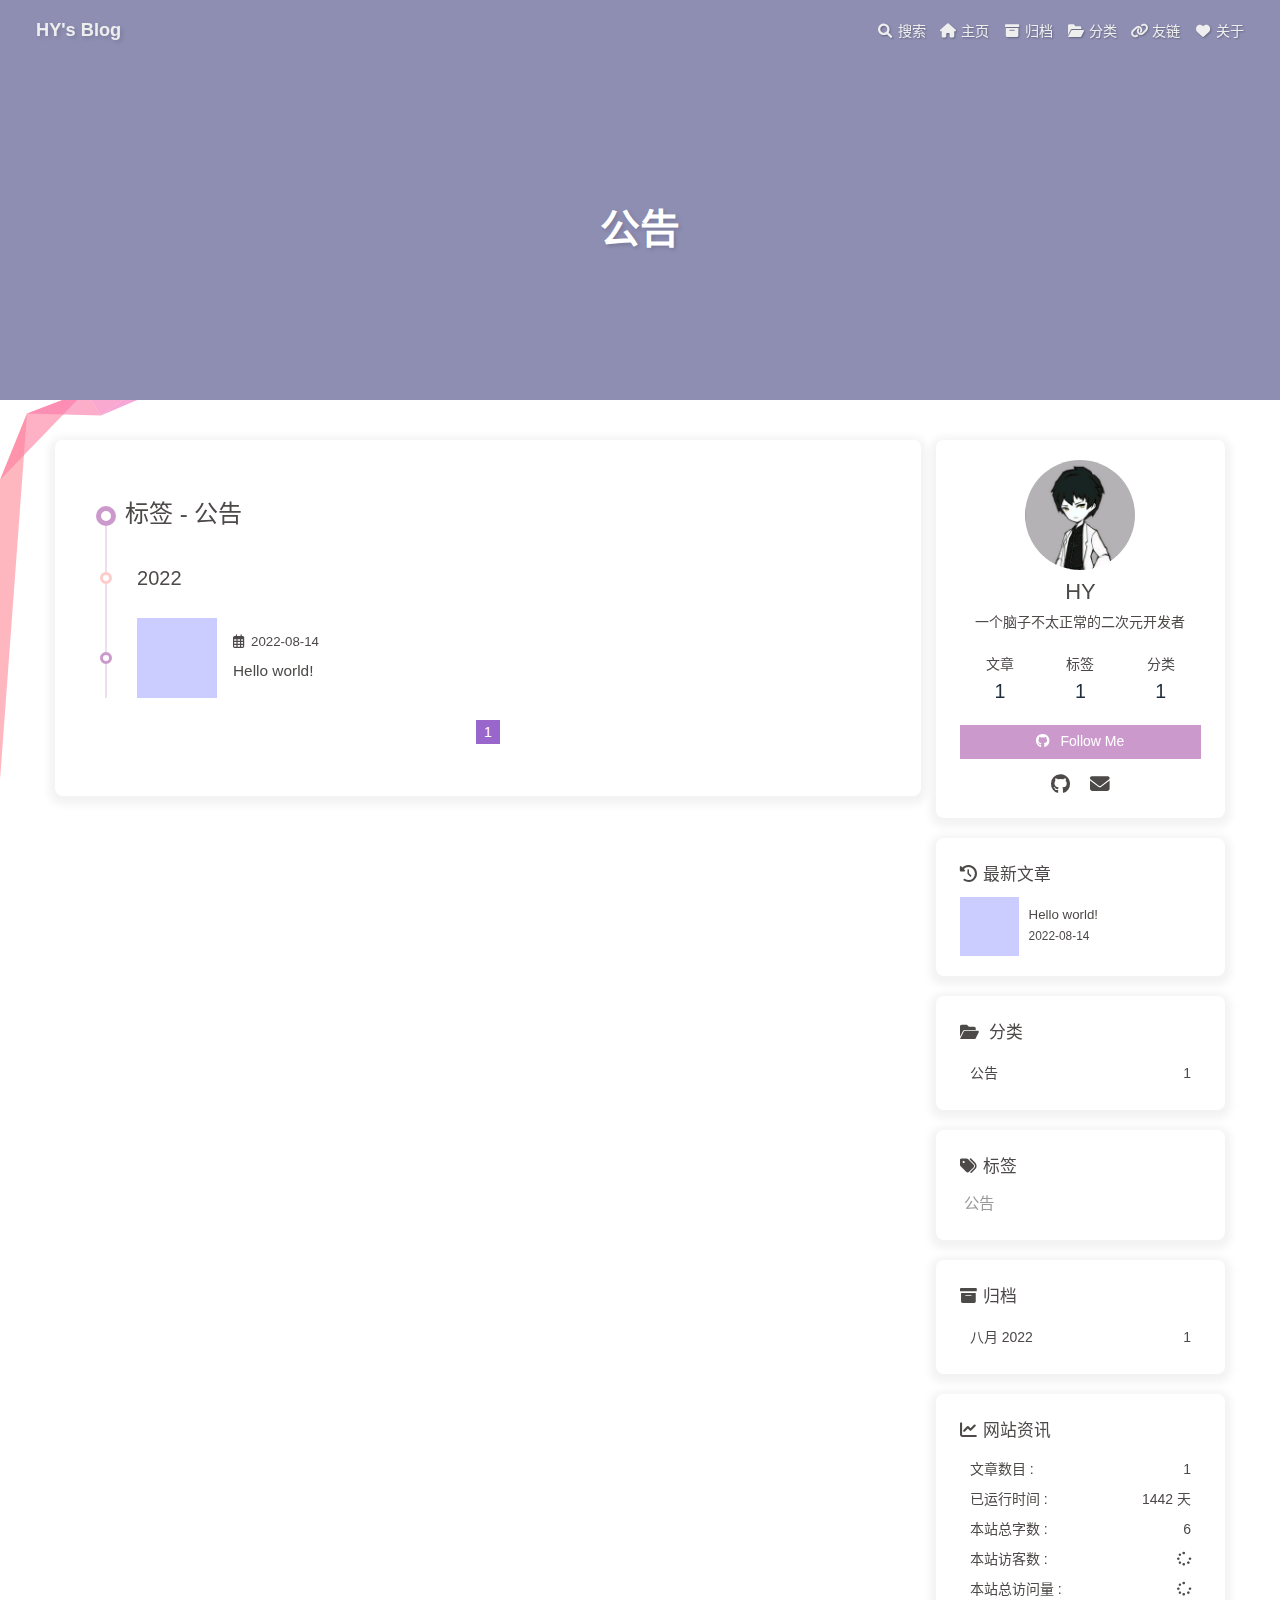
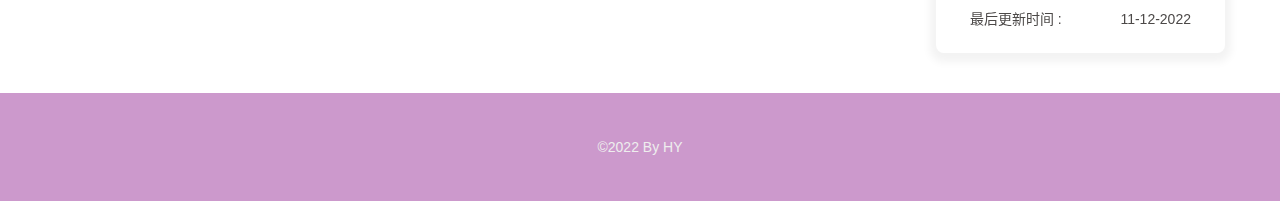
<file: tags/公告/index.html>
<!DOCTYPE html><html lang="zh-CN" data-theme="light"><head><meta charset="UTF-8"><meta http-equiv="X-UA-Compatible" content="IE=edge"><meta name="viewport" content="width=device-width, initial-scale=1.0, maximum-scale=1.0, user-scalable=no"><title>标签: 公告 | HY's Blog</title><meta name="author" content="HY"><meta name="copyright" content="HY"><meta name="format-detection" content="telephone=no"><meta name="theme-color" content="#ffffff"><meta name="description" content="一个脑子不太正常的二次元开发者">
<meta property="og:type" content="website">
<meta property="og:title" content="HY&#39;s Blog">
<meta property="og:url" content="https://www.zehy.xyz/tags/%E5%85%AC%E5%91%8A/index.html">
<meta property="og:site_name" content="HY&#39;s Blog">
<meta property="og:description" content="一个脑子不太正常的二次元开发者">
<meta property="og:locale" content="zh_CN">
<meta property="og:image" content="https://www.zehy.xyz/image/avatar.jpg">
<meta property="article:author" content="HY">
<meta name="twitter:card" content="summary">
<meta name="twitter:image" content="https://www.zehy.xyz/image/avatar.jpg"><link rel="shortcut icon" href="/image/avatar.jpg"><link rel="canonical" href="https://www.zehy.xyz/tags/%E5%85%AC%E5%91%8A/"><link rel="preconnect" href="//cdn.jsdelivr.net"/><link rel="preconnect" href="//busuanzi.ibruce.info"/><link rel="stylesheet" href="/css/index.css"><link rel="stylesheet" href="/pluginsSrc/@fortawesome/fontawesome-free/css/all.min.css" media="print" onload="this.media='all'"><link rel="stylesheet" href="/pluginsSrc/node-snackbar/dist/snackbar.min.css" media="print" onload="this.media='all'"><script>const GLOBAL_CONFIG = { 
  root: '/',
  algolia: undefined,
  localSearch: {"path":"/search.xml","preload":false,"languages":{"hits_empty":"找不到您查询的内容：${query}"}},
  translate: {"defaultEncoding":2,"translateDelay":0,"msgToTraditionalChinese":"繁","msgToSimplifiedChinese":"簡"},
  noticeOutdate: undefined,
  highlight: {"plugin":"highlighjs","highlightCopy":true,"highlightLang":true,"highlightHeightLimit":false},
  copy: {
    success: '复制成功',
    error: '复制错误',
    noSupport: '浏览器不支持'
  },
  relativeDate: {
    homepage: false,
    post: false
  },
  runtime: '天',
  date_suffix: {
    just: '刚刚',
    min: '分钟前',
    hour: '小时前',
    day: '天前',
    month: '个月前'
  },
  copyright: undefined,
  lightbox: 'mediumZoom',
  Snackbar: {"chs_to_cht":"你已切换为繁体","cht_to_chs":"你已切换为简体","day_to_night":"你已切换为深色模式","night_to_day":"你已切换为浅色模式","bgLight":"#49b1f5","bgDark":"#1f1f1f","position":"bottom-left"},
  source: {
    justifiedGallery: {
      js: '/pluginsSrc/flickr-justified-gallery/dist/fjGallery.min.js',
      css: '/pluginsSrc/flickr-justified-gallery/dist/fjGallery.css'
    }
  },
  isPhotoFigcaption: false,
  islazyload: true,
  isAnchor: false
}</script><script id="config-diff">var GLOBAL_CONFIG_SITE = {
  title: '标签: 公告',
  isPost: false,
  isHome: false,
  isHighlightShrink: false,
  isToc: false,
  postUpdate: '2022-11-12 14:45:29'
}</script><noscript><style type="text/css">
  #nav {
    opacity: 1
  }
  .justified-gallery img {
    opacity: 1
  }

  #recent-posts time,
  #post-meta time {
    display: inline !important
  }
</style></noscript><script>(win=>{
    win.saveToLocal = {
      set: function setWithExpiry(key, value, ttl) {
        if (ttl === 0) return
        const now = new Date()
        const expiryDay = ttl * 86400000
        const item = {
          value: value,
          expiry: now.getTime() + expiryDay,
        }
        localStorage.setItem(key, JSON.stringify(item))
      },

      get: function getWithExpiry(key) {
        const itemStr = localStorage.getItem(key)

        if (!itemStr) {
          return undefined
        }
        const item = JSON.parse(itemStr)
        const now = new Date()

        if (now.getTime() > item.expiry) {
          localStorage.removeItem(key)
          return undefined
        }
        return item.value
      }
    }
  
    win.getScript = url => new Promise((resolve, reject) => {
      const script = document.createElement('script')
      script.src = url
      script.async = true
      script.onerror = reject
      script.onload = script.onreadystatechange = function() {
        const loadState = this.readyState
        if (loadState && loadState !== 'loaded' && loadState !== 'complete') return
        script.onload = script.onreadystatechange = null
        resolve()
      }
      document.head.appendChild(script)
    })
  
      win.activateDarkMode = function () {
        document.documentElement.setAttribute('data-theme', 'dark')
        if (document.querySelector('meta[name="theme-color"]') !== null) {
          document.querySelector('meta[name="theme-color"]').setAttribute('content', '#0d0d0d')
        }
      }
      win.activateLightMode = function () {
        document.documentElement.setAttribute('data-theme', 'light')
        if (document.querySelector('meta[name="theme-color"]') !== null) {
          document.querySelector('meta[name="theme-color"]').setAttribute('content', '#ffffff')
        }
      }
      const t = saveToLocal.get('theme')
    
          if (t === 'dark') activateDarkMode()
          else if (t === 'light') activateLightMode()
        
      const asideStatus = saveToLocal.get('aside-status')
      if (asideStatus !== undefined) {
        if (asideStatus === 'hide') {
          document.documentElement.classList.add('hide-aside')
        } else {
          document.documentElement.classList.remove('hide-aside')
        }
      }
    
    const detectApple = () => {
      if(/iPad|iPhone|iPod|Macintosh/.test(navigator.userAgent)){
        document.documentElement.classList.add('apple')
      }
    }
    detectApple()
    })(window)</script><meta name="generator" content="Hexo 5.4.2"></head><body><div id="sidebar"><div id="menu-mask"></div><div id="sidebar-menus"><div class="avatar-img is-center"><img src= "[data-uri]" data-lazy-src="/image/avatar.jpg" onerror="onerror=null;src='/img/friend_404.gif'" alt="avatar"/></div><div class="sidebar-site-data site-data is-center"><a href="/archives/"><div class="headline">文章</div><div class="length-num">1</div></a><a href="/tags/"><div class="headline">标签</div><div class="length-num">1</div></a><a href="/categories/"><div class="headline">分类</div><div class="length-num">1</div></a></div><hr/><div class="menus_items"><div class="menus_item"><a class="site-page" href="/"><i class="fa-fw fas fa-home"></i><span> 主页</span></a></div><div class="menus_item"><a class="site-page" href="/archives/"><i class="fa-fw fas fa-archive"></i><span> 归档</span></a></div><div class="menus_item"><a class="site-page" href="/categories/"><i class="fa-fw fas fa-folder-open"></i><span> 分类</span></a></div><div class="menus_item"><a class="site-page" href="/link/"><i class="fa-fw fas fa-link"></i><span> 友链</span></a></div><div class="menus_item"><a class="site-page" href="/about/"><i class="fa-fw fas fa-heart"></i><span> 关于</span></a></div></div></div></div><div class="page" id="body-wrap"><header class="not-home-page" id="page-header" style="background-image: url('/image/top.webp')"><nav id="nav"><span id="blog_name"><a id="site-name" href="/">HY's Blog</a></span><div id="menus"><div id="search-button"><a class="site-page social-icon search"><i class="fas fa-search fa-fw"></i><span> 搜索</span></a></div><div class="menus_items"><div class="menus_item"><a class="site-page" href="/"><i class="fa-fw fas fa-home"></i><span> 主页</span></a></div><div class="menus_item"><a class="site-page" href="/archives/"><i class="fa-fw fas fa-archive"></i><span> 归档</span></a></div><div class="menus_item"><a class="site-page" href="/categories/"><i class="fa-fw fas fa-folder-open"></i><span> 分类</span></a></div><div class="menus_item"><a class="site-page" href="/link/"><i class="fa-fw fas fa-link"></i><span> 友链</span></a></div><div class="menus_item"><a class="site-page" href="/about/"><i class="fa-fw fas fa-heart"></i><span> 关于</span></a></div></div><div id="toggle-menu"><a class="site-page"><i class="fas fa-bars fa-fw"></i></a></div></div></nav><div id="page-site-info"><h1 id="site-title">公告</h1></div></header><main class="layout" id="content-inner"><div id="tag"><div class="article-sort-title">标签 - 公告</div><div class="article-sort"><div class="article-sort-item year">2022</div><div class="article-sort-item"><a class="article-sort-item-img" href="/2022/08/14/helloworld/" title="Hello world!"><img src= "[data-uri]" data-lazy-src="/image/top.webp" alt="Hello world!" onerror="this.onerror=null;this.src='/image/top.webp'"></a><div class="article-sort-item-info"><div class="article-sort-item-time"><i class="far fa-calendar-alt"></i><time class="post-meta-date-created" datetime="2022-08-14T13:32:52.000Z" title="发表于 2022-08-14 21:32:52">2022-08-14</time></div><a class="article-sort-item-title" href="/2022/08/14/helloworld/" title="Hello world!">Hello world!</a></div></div></div><nav id="pagination"><div class="pagination"><span class="page-number current">1</span></div></nav></div><div class="aside-content" id="aside-content"><div class="card-widget card-info"><div class="is-center"><div class="avatar-img"><img src= "[data-uri]" data-lazy-src="/image/avatar.jpg" onerror="this.onerror=null;this.src='/img/friend_404.gif'" alt="avatar"/></div><div class="author-info__name">HY</div><div class="author-info__description">一个脑子不太正常的二次元开发者</div></div><div class="card-info-data site-data is-center"><a href="/archives/"><div class="headline">文章</div><div class="length-num">1</div></a><a href="/tags/"><div class="headline">标签</div><div class="length-num">1</div></a><a href="/categories/"><div class="headline">分类</div><div class="length-num">1</div></a></div><a id="card-info-btn" target="_blank" rel="noopener" href="https://github.com/HYQC1125"><i class="fab fa-github"></i><span>Follow Me</span></a><div class="card-info-social-icons is-center"><a class="social-icon" href="https://github.com/HYQC1125" target="_blank" title="Github"><i class="fab fa-github"></i></a><a class="social-icon" href="mailto:1151308233@qq.com" target="_blank" title="Email"><i class="fas fa-envelope"></i></a></div></div><div class="sticky_layout"><div class="card-widget card-recent-post"><div class="item-headline"><i class="fas fa-history"></i><span>最新文章</span></div><div class="aside-list"><div class="aside-list-item"><a class="thumbnail" href="/2022/08/14/helloworld/" title="Hello world!"><img src= "[data-uri]" data-lazy-src="/image/top.webp" onerror="this.onerror=null;this.src='/image/top.webp'" alt="Hello world!"/></a><div class="content"><a class="title" href="/2022/08/14/helloworld/" title="Hello world!">Hello world!</a><time datetime="2022-08-14T13:32:52.000Z" title="发表于 2022-08-14 21:32:52">2022-08-14</time></div></div></div></div><div class="card-widget card-categories"><div class="item-headline">
            <i class="fas fa-folder-open"></i>
            <span>分类</span>
            
            </div>
            <ul class="card-category-list" id="aside-cat-list">
            <li class="card-category-list-item "><a class="card-category-list-link" href="/categories/%E5%85%AC%E5%91%8A/"><span class="card-category-list-name">公告</span><span class="card-category-list-count">1</span></a></li>
            </ul></div><div class="card-widget card-tags"><div class="item-headline"><i class="fas fa-tags"></i><span>标签</span></div><div class="card-tag-cloud"><a href="/tags/%E5%85%AC%E5%91%8A/" style="font-size: 1.1em; color: #999">公告</a></div></div><div class="card-widget card-archives"><div class="item-headline"><i class="fas fa-archive"></i><span>归档</span></div><ul class="card-archive-list"><li class="card-archive-list-item"><a class="card-archive-list-link" href="/archives/2022/08/"><span class="card-archive-list-date">八月 2022</span><span class="card-archive-list-count">1</span></a></li></ul></div><div class="card-widget card-webinfo"><div class="item-headline"><i class="fas fa-chart-line"></i><span>网站资讯</span></div><div class="webinfo"><div class="webinfo-item"><div class="item-name">文章数目 :</div><div class="item-count">1</div></div><div class="webinfo-item"><div class="item-name">已运行时间 :</div><div class="item-count" id="runtimeshow" data-publishDate="2022-08-13T16:00:00.000Z"><i class="fa-solid fa-spinner fa-spin"></i></div></div><div class="webinfo-item"><div class="item-name">本站总字数 :</div><div class="item-count">6</div></div><div class="webinfo-item"><div class="item-name">本站访客数 :</div><div class="item-count" id="busuanzi_value_site_uv"><i class="fa-solid fa-spinner fa-spin"></i></div></div><div class="webinfo-item"><div class="item-name">本站总访问量 :</div><div class="item-count" id="busuanzi_value_site_pv"><i class="fa-solid fa-spinner fa-spin"></i></div></div><div class="webinfo-item"><div class="item-name">最后更新时间 :</div><div class="item-count" id="last-push-date" data-lastPushDate="2022-11-12T06:45:29.264Z"><i class="fa-solid fa-spinner fa-spin"></i></div></div></div></div></div></div></main><footer id="footer"><div id="footer-wrap"><div class="copyright">&copy;2022 By HY</div></div></footer></div><div id="rightside"><div id="rightside-config-hide"><button id="translateLink" type="button" title="简繁转换">繁</button><button id="darkmode" type="button" title="浅色和深色模式转换"><i class="fas fa-adjust"></i></button><button id="hide-aside-btn" type="button" title="单栏和双栏切换"><i class="fas fa-arrows-alt-h"></i></button></div><div id="rightside-config-show"><button id="rightside_config" type="button" title="设置"><i class="fas fa-cog fa-spin"></i></button><button id="go-up" type="button" title="回到顶部"><i class="fas fa-arrow-up"></i></button></div></div><div id="local-search"><div class="search-dialog"><nav class="search-nav"><span class="search-dialog-title">搜索</span><span id="loading-status"></span><button class="search-close-button"><i class="fas fa-times"></i></button></nav><div class="is-center" id="loading-database"><i class="fas fa-spinner fa-pulse"></i><span>  数据库加载中</span></div><div class="search-wrap"><div id="local-search-input"><div class="local-search-box"><input class="local-search-box--input" placeholder="搜索文章" type="text"/></div></div><hr/><div id="local-search-results"></div></div></div><div id="search-mask"></div></div><div><script src="/js/utils.js"></script><script src="/js/main.js"></script><script src="/js/tw_cn.js"></script><script src="/pluginsSrc/medium-zoom/dist/medium-zoom.min.js"></script><script src="/pluginsSrc/vanilla-lazyload/dist/lazyload.iife.min.js"></script><script src="/pluginsSrc/node-snackbar/dist/snackbar.min.js"></script><script>function panguFn () {
  if (typeof pangu === 'object') pangu.autoSpacingPage()
  else {
    getScript('/pluginsSrc/pangu/dist/browser/pangu.min.js')
      .then(() => {
        pangu.autoSpacingPage()
      })
  }
}

function panguInit () {
  if (false){
    GLOBAL_CONFIG_SITE.isPost && panguFn()
  } else {
    panguFn()
  }
}

document.addEventListener('DOMContentLoaded', panguInit)</script><script src="/js/search/local-search.js"></script><div class="js-pjax"></div><canvas class="fireworks" mobile="false"></canvas><script src="/pluginsSrc/butterfly-extsrc/dist/fireworks.min.js"></script><script defer="defer" id="ribbon" src="/pluginsSrc/butterfly-extsrc/dist/canvas-ribbon.min.js" size="150" alpha="0.6" zIndex="-1" mobile="false" data-click="true"></script><script src="/pluginsSrc/pjax/pjax.min.js"></script><script>let pjaxSelectors = ["head > title","#config-diff","#body-wrap","#rightside-config-hide","#rightside-config-show",".js-pjax"]

var pjax = new Pjax({
  elements: 'a:not([target="_blank"])',
  selectors: pjaxSelectors,
  cacheBust: false,
  analytics: false,
  scrollRestoration: false
})

document.addEventListener('pjax:send', function () {

  // removeEventListener scroll 
  window.tocScrollFn && window.removeEventListener('scroll', window.tocScrollFn)
  window.scrollCollect && window.removeEventListener('scroll', scrollCollect)

  typeof preloader === 'object' && preloader.initLoading()
  document.getElementById('rightside').style.cssText = "opacity: ''; transform: ''"
  
  if (window.aplayers) {
    for (let i = 0; i < window.aplayers.length; i++) {
      if (!window.aplayers[i].options.fixed) {
        window.aplayers[i].destroy()
      }
    }
  }

  typeof typed === 'object' && typed.destroy()

  //reset readmode
  const $bodyClassList = document.body.classList
  $bodyClassList.contains('read-mode') && $bodyClassList.remove('read-mode')

  typeof disqusjs === 'object' && disqusjs.destroy()
})

document.addEventListener('pjax:complete', function () {
  window.refreshFn()

  document.querySelectorAll('script[data-pjax]').forEach(item => {
    const newScript = document.createElement('script')
    const content = item.text || item.textContent || item.innerHTML || ""
    Array.from(item.attributes).forEach(attr => newScript.setAttribute(attr.name, attr.value))
    newScript.appendChild(document.createTextNode(content))
    item.parentNode.replaceChild(newScript, item)
  })

  GLOBAL_CONFIG.islazyload && window.lazyLoadInstance.update()

  typeof chatBtnFn === 'function' && chatBtnFn()
  typeof panguInit === 'function' && panguInit()

  // google analytics
  typeof gtag === 'function' && gtag('config', '', {'page_path': window.location.pathname});

  // baidu analytics
  typeof _hmt === 'object' && _hmt.push(['_trackPageview',window.location.pathname]);

  typeof loadMeting === 'function' && document.getElementsByClassName('aplayer').length && loadMeting()

  // prismjs
  typeof Prism === 'object' && Prism.highlightAll()

  typeof preloader === 'object' && preloader.endLoading()
})

document.addEventListener('pjax:error', (e) => {
  if (e.request.status === 404) {
    pjax.loadUrl('/404.html')
  }
})</script><script async data-pjax src="//busuanzi.ibruce.info/busuanzi/2.3/busuanzi.pure.mini.js"></script></div></body></html>
</file>
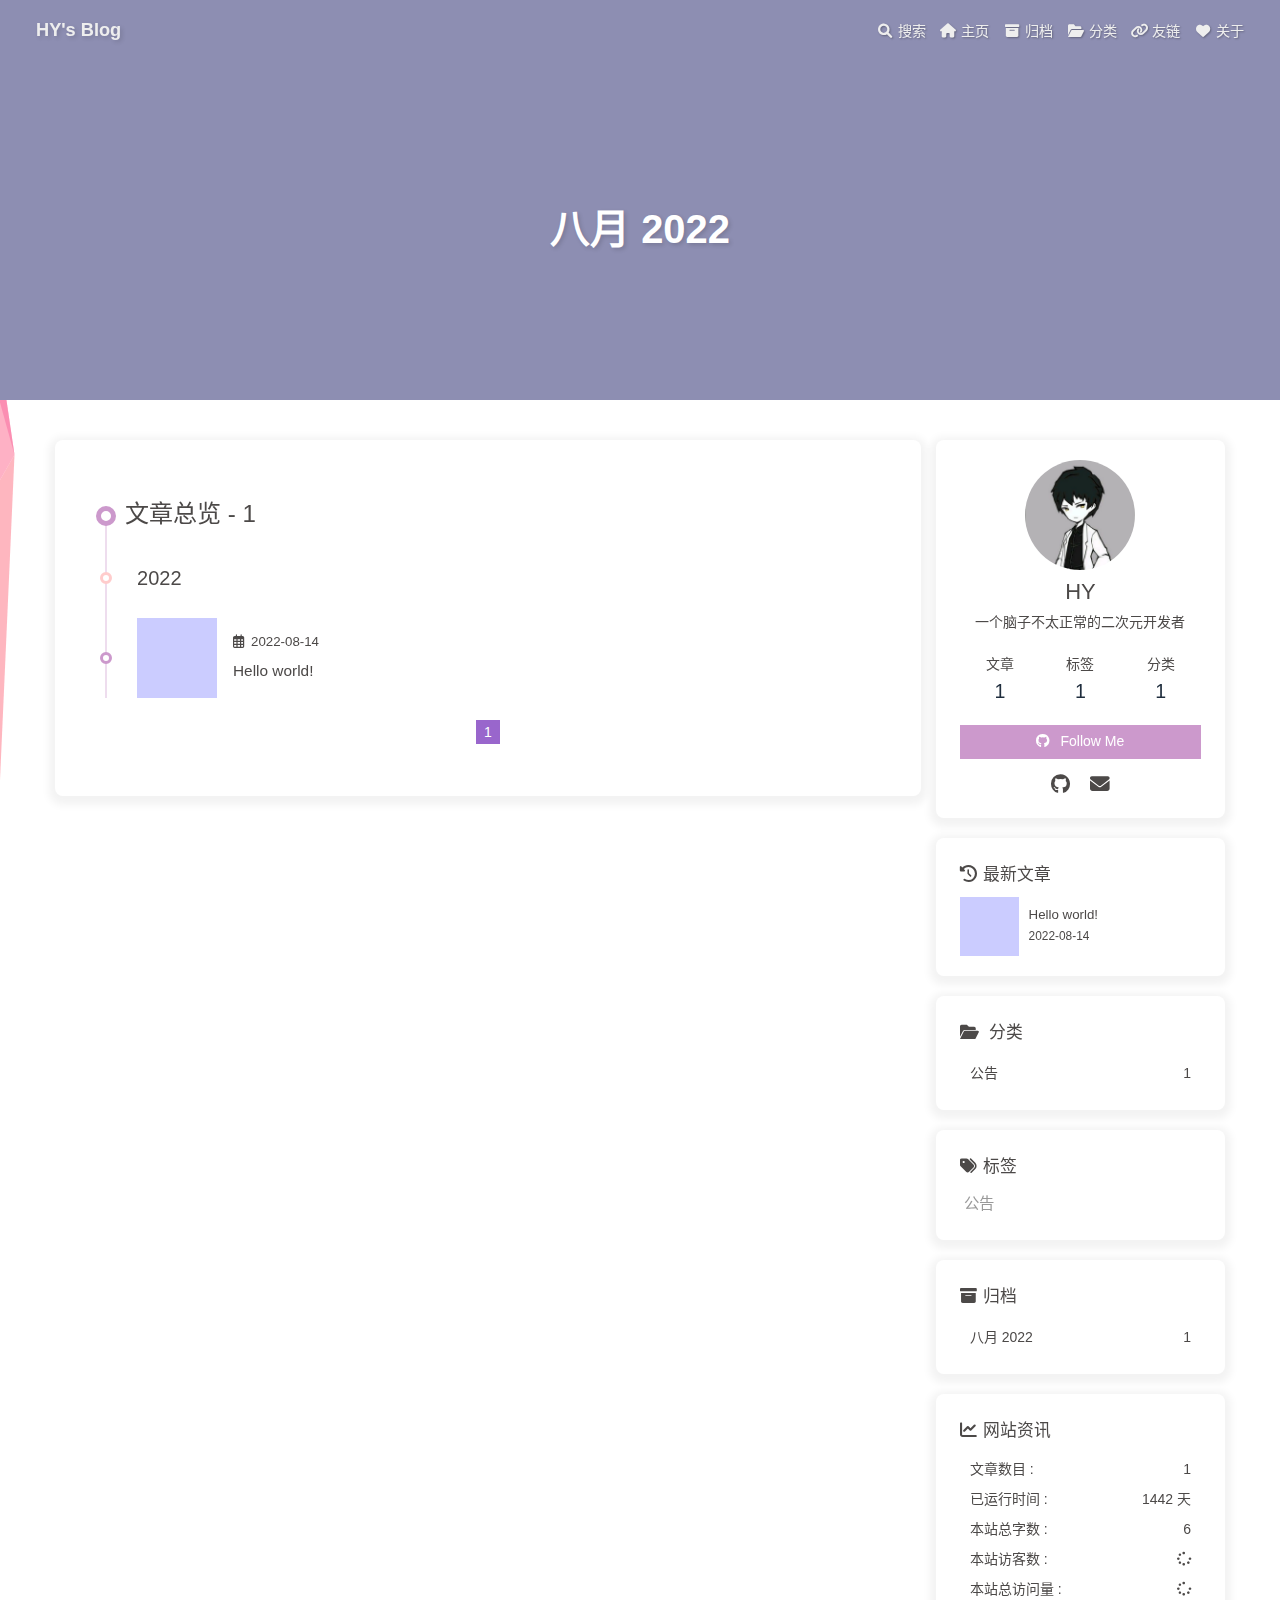
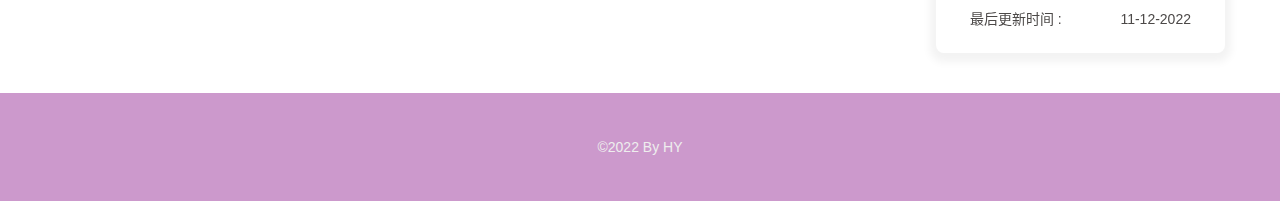
<file: archives/2022/08/index.html>
<!DOCTYPE html><html lang="zh-CN" data-theme="light"><head><meta charset="UTF-8"><meta http-equiv="X-UA-Compatible" content="IE=edge"><meta name="viewport" content="width=device-width, initial-scale=1.0, maximum-scale=1.0, user-scalable=no"><title>归档 | HY's Blog</title><meta name="author" content="HY"><meta name="copyright" content="HY"><meta name="format-detection" content="telephone=no"><meta name="theme-color" content="#ffffff"><meta name="description" content="一个脑子不太正常的二次元开发者">
<meta property="og:type" content="website">
<meta property="og:title" content="HY&#39;s Blog">
<meta property="og:url" content="https://www.zehy.xyz/archives/2022/08/index.html">
<meta property="og:site_name" content="HY&#39;s Blog">
<meta property="og:description" content="一个脑子不太正常的二次元开发者">
<meta property="og:locale" content="zh_CN">
<meta property="og:image" content="https://www.zehy.xyz/image/avatar.jpg">
<meta property="article:author" content="HY">
<meta name="twitter:card" content="summary">
<meta name="twitter:image" content="https://www.zehy.xyz/image/avatar.jpg"><link rel="shortcut icon" href="/image/avatar.jpg"><link rel="canonical" href="https://www.zehy.xyz/archives/2022/08/"><link rel="preconnect" href="//cdn.jsdelivr.net"/><link rel="preconnect" href="//busuanzi.ibruce.info"/><link rel="stylesheet" href="/css/index.css"><link rel="stylesheet" href="/pluginsSrc/@fortawesome/fontawesome-free/css/all.min.css" media="print" onload="this.media='all'"><link rel="stylesheet" href="/pluginsSrc/node-snackbar/dist/snackbar.min.css" media="print" onload="this.media='all'"><script>const GLOBAL_CONFIG = { 
  root: '/',
  algolia: undefined,
  localSearch: {"path":"/search.xml","preload":false,"languages":{"hits_empty":"找不到您查询的内容：${query}"}},
  translate: {"defaultEncoding":2,"translateDelay":0,"msgToTraditionalChinese":"繁","msgToSimplifiedChinese":"簡"},
  noticeOutdate: undefined,
  highlight: {"plugin":"highlighjs","highlightCopy":true,"highlightLang":true,"highlightHeightLimit":false},
  copy: {
    success: '复制成功',
    error: '复制错误',
    noSupport: '浏览器不支持'
  },
  relativeDate: {
    homepage: false,
    post: false
  },
  runtime: '天',
  date_suffix: {
    just: '刚刚',
    min: '分钟前',
    hour: '小时前',
    day: '天前',
    month: '个月前'
  },
  copyright: undefined,
  lightbox: 'mediumZoom',
  Snackbar: {"chs_to_cht":"你已切换为繁体","cht_to_chs":"你已切换为简体","day_to_night":"你已切换为深色模式","night_to_day":"你已切换为浅色模式","bgLight":"#49b1f5","bgDark":"#1f1f1f","position":"bottom-left"},
  source: {
    justifiedGallery: {
      js: '/pluginsSrc/flickr-justified-gallery/dist/fjGallery.min.js',
      css: '/pluginsSrc/flickr-justified-gallery/dist/fjGallery.css'
    }
  },
  isPhotoFigcaption: false,
  islazyload: true,
  isAnchor: false
}</script><script id="config-diff">var GLOBAL_CONFIG_SITE = {
  title: '归档',
  isPost: false,
  isHome: false,
  isHighlightShrink: false,
  isToc: false,
  postUpdate: '2022-11-12 14:45:29'
}</script><noscript><style type="text/css">
  #nav {
    opacity: 1
  }
  .justified-gallery img {
    opacity: 1
  }

  #recent-posts time,
  #post-meta time {
    display: inline !important
  }
</style></noscript><script>(win=>{
    win.saveToLocal = {
      set: function setWithExpiry(key, value, ttl) {
        if (ttl === 0) return
        const now = new Date()
        const expiryDay = ttl * 86400000
        const item = {
          value: value,
          expiry: now.getTime() + expiryDay,
        }
        localStorage.setItem(key, JSON.stringify(item))
      },

      get: function getWithExpiry(key) {
        const itemStr = localStorage.getItem(key)

        if (!itemStr) {
          return undefined
        }
        const item = JSON.parse(itemStr)
        const now = new Date()

        if (now.getTime() > item.expiry) {
          localStorage.removeItem(key)
          return undefined
        }
        return item.value
      }
    }
  
    win.getScript = url => new Promise((resolve, reject) => {
      const script = document.createElement('script')
      script.src = url
      script.async = true
      script.onerror = reject
      script.onload = script.onreadystatechange = function() {
        const loadState = this.readyState
        if (loadState && loadState !== 'loaded' && loadState !== 'complete') return
        script.onload = script.onreadystatechange = null
        resolve()
      }
      document.head.appendChild(script)
    })
  
      win.activateDarkMode = function () {
        document.documentElement.setAttribute('data-theme', 'dark')
        if (document.querySelector('meta[name="theme-color"]') !== null) {
          document.querySelector('meta[name="theme-color"]').setAttribute('content', '#0d0d0d')
        }
      }
      win.activateLightMode = function () {
        document.documentElement.setAttribute('data-theme', 'light')
        if (document.querySelector('meta[name="theme-color"]') !== null) {
          document.querySelector('meta[name="theme-color"]').setAttribute('content', '#ffffff')
        }
      }
      const t = saveToLocal.get('theme')
    
          if (t === 'dark') activateDarkMode()
          else if (t === 'light') activateLightMode()
        
      const asideStatus = saveToLocal.get('aside-status')
      if (asideStatus !== undefined) {
        if (asideStatus === 'hide') {
          document.documentElement.classList.add('hide-aside')
        } else {
          document.documentElement.classList.remove('hide-aside')
        }
      }
    
    const detectApple = () => {
      if(/iPad|iPhone|iPod|Macintosh/.test(navigator.userAgent)){
        document.documentElement.classList.add('apple')
      }
    }
    detectApple()
    })(window)</script><meta name="generator" content="Hexo 5.4.2"></head><body><div id="sidebar"><div id="menu-mask"></div><div id="sidebar-menus"><div class="avatar-img is-center"><img src= "[data-uri]" data-lazy-src="/image/avatar.jpg" onerror="onerror=null;src='/img/friend_404.gif'" alt="avatar"/></div><div class="sidebar-site-data site-data is-center"><a href="/archives/"><div class="headline">文章</div><div class="length-num">1</div></a><a href="/tags/"><div class="headline">标签</div><div class="length-num">1</div></a><a href="/categories/"><div class="headline">分类</div><div class="length-num">1</div></a></div><hr/><div class="menus_items"><div class="menus_item"><a class="site-page" href="/"><i class="fa-fw fas fa-home"></i><span> 主页</span></a></div><div class="menus_item"><a class="site-page" href="/archives/"><i class="fa-fw fas fa-archive"></i><span> 归档</span></a></div><div class="menus_item"><a class="site-page" href="/categories/"><i class="fa-fw fas fa-folder-open"></i><span> 分类</span></a></div><div class="menus_item"><a class="site-page" href="/link/"><i class="fa-fw fas fa-link"></i><span> 友链</span></a></div><div class="menus_item"><a class="site-page" href="/about/"><i class="fa-fw fas fa-heart"></i><span> 关于</span></a></div></div></div></div><div class="page" id="body-wrap"><header class="not-home-page" id="page-header" style="background-image: url('/image/top.webp')"><nav id="nav"><span id="blog_name"><a id="site-name" href="/">HY's Blog</a></span><div id="menus"><div id="search-button"><a class="site-page social-icon search"><i class="fas fa-search fa-fw"></i><span> 搜索</span></a></div><div class="menus_items"><div class="menus_item"><a class="site-page" href="/"><i class="fa-fw fas fa-home"></i><span> 主页</span></a></div><div class="menus_item"><a class="site-page" href="/archives/"><i class="fa-fw fas fa-archive"></i><span> 归档</span></a></div><div class="menus_item"><a class="site-page" href="/categories/"><i class="fa-fw fas fa-folder-open"></i><span> 分类</span></a></div><div class="menus_item"><a class="site-page" href="/link/"><i class="fa-fw fas fa-link"></i><span> 友链</span></a></div><div class="menus_item"><a class="site-page" href="/about/"><i class="fa-fw fas fa-heart"></i><span> 关于</span></a></div></div><div id="toggle-menu"><a class="site-page"><i class="fas fa-bars fa-fw"></i></a></div></div></nav><div id="page-site-info"><h1 id="site-title">八月 2022</h1></div></header><main class="layout" id="content-inner"><div id="archive"><div class="article-sort-title">文章总览 - 1</div><div class="article-sort"><div class="article-sort-item year">2022</div><div class="article-sort-item"><a class="article-sort-item-img" href="/2022/08/14/helloworld/" title="Hello world!"><img src= "[data-uri]" data-lazy-src="/image/top.webp" alt="Hello world!" onerror="this.onerror=null;this.src='/image/top.webp'"></a><div class="article-sort-item-info"><div class="article-sort-item-time"><i class="far fa-calendar-alt"></i><time class="post-meta-date-created" datetime="2022-08-14T13:32:52.000Z" title="发表于 2022-08-14 21:32:52">2022-08-14</time></div><a class="article-sort-item-title" href="/2022/08/14/helloworld/" title="Hello world!">Hello world!</a></div></div></div><nav id="pagination"><div class="pagination"><span class="page-number current">1</span></div></nav></div><div class="aside-content" id="aside-content"><div class="card-widget card-info"><div class="is-center"><div class="avatar-img"><img src= "[data-uri]" data-lazy-src="/image/avatar.jpg" onerror="this.onerror=null;this.src='/img/friend_404.gif'" alt="avatar"/></div><div class="author-info__name">HY</div><div class="author-info__description">一个脑子不太正常的二次元开发者</div></div><div class="card-info-data site-data is-center"><a href="/archives/"><div class="headline">文章</div><div class="length-num">1</div></a><a href="/tags/"><div class="headline">标签</div><div class="length-num">1</div></a><a href="/categories/"><div class="headline">分类</div><div class="length-num">1</div></a></div><a id="card-info-btn" target="_blank" rel="noopener" href="https://github.com/HYQC1125"><i class="fab fa-github"></i><span>Follow Me</span></a><div class="card-info-social-icons is-center"><a class="social-icon" href="https://github.com/HYQC1125" target="_blank" title="Github"><i class="fab fa-github"></i></a><a class="social-icon" href="mailto:1151308233@qq.com" target="_blank" title="Email"><i class="fas fa-envelope"></i></a></div></div><div class="sticky_layout"><div class="card-widget card-recent-post"><div class="item-headline"><i class="fas fa-history"></i><span>最新文章</span></div><div class="aside-list"><div class="aside-list-item"><a class="thumbnail" href="/2022/08/14/helloworld/" title="Hello world!"><img src= "[data-uri]" data-lazy-src="/image/top.webp" onerror="this.onerror=null;this.src='/image/top.webp'" alt="Hello world!"/></a><div class="content"><a class="title" href="/2022/08/14/helloworld/" title="Hello world!">Hello world!</a><time datetime="2022-08-14T13:32:52.000Z" title="发表于 2022-08-14 21:32:52">2022-08-14</time></div></div></div></div><div class="card-widget card-categories"><div class="item-headline">
            <i class="fas fa-folder-open"></i>
            <span>分类</span>
            
            </div>
            <ul class="card-category-list" id="aside-cat-list">
            <li class="card-category-list-item "><a class="card-category-list-link" href="/categories/%E5%85%AC%E5%91%8A/"><span class="card-category-list-name">公告</span><span class="card-category-list-count">1</span></a></li>
            </ul></div><div class="card-widget card-tags"><div class="item-headline"><i class="fas fa-tags"></i><span>标签</span></div><div class="card-tag-cloud"><a href="/tags/%E5%85%AC%E5%91%8A/" style="font-size: 1.1em; color: #999">公告</a></div></div><div class="card-widget card-archives"><div class="item-headline"><i class="fas fa-archive"></i><span>归档</span></div><ul class="card-archive-list"><li class="card-archive-list-item"><a class="card-archive-list-link" href="/archives/2022/08/"><span class="card-archive-list-date">八月 2022</span><span class="card-archive-list-count">1</span></a></li></ul></div><div class="card-widget card-webinfo"><div class="item-headline"><i class="fas fa-chart-line"></i><span>网站资讯</span></div><div class="webinfo"><div class="webinfo-item"><div class="item-name">文章数目 :</div><div class="item-count">1</div></div><div class="webinfo-item"><div class="item-name">已运行时间 :</div><div class="item-count" id="runtimeshow" data-publishDate="2022-08-13T16:00:00.000Z"><i class="fa-solid fa-spinner fa-spin"></i></div></div><div class="webinfo-item"><div class="item-name">本站总字数 :</div><div class="item-count">6</div></div><div class="webinfo-item"><div class="item-name">本站访客数 :</div><div class="item-count" id="busuanzi_value_site_uv"><i class="fa-solid fa-spinner fa-spin"></i></div></div><div class="webinfo-item"><div class="item-name">本站总访问量 :</div><div class="item-count" id="busuanzi_value_site_pv"><i class="fa-solid fa-spinner fa-spin"></i></div></div><div class="webinfo-item"><div class="item-name">最后更新时间 :</div><div class="item-count" id="last-push-date" data-lastPushDate="2022-11-12T06:45:29.264Z"><i class="fa-solid fa-spinner fa-spin"></i></div></div></div></div></div></div></main><footer id="footer"><div id="footer-wrap"><div class="copyright">&copy;2022 By HY</div></div></footer></div><div id="rightside"><div id="rightside-config-hide"><button id="translateLink" type="button" title="简繁转换">繁</button><button id="darkmode" type="button" title="浅色和深色模式转换"><i class="fas fa-adjust"></i></button><button id="hide-aside-btn" type="button" title="单栏和双栏切换"><i class="fas fa-arrows-alt-h"></i></button></div><div id="rightside-config-show"><button id="rightside_config" type="button" title="设置"><i class="fas fa-cog fa-spin"></i></button><button id="go-up" type="button" title="回到顶部"><i class="fas fa-arrow-up"></i></button></div></div><div id="local-search"><div class="search-dialog"><nav class="search-nav"><span class="search-dialog-title">搜索</span><span id="loading-status"></span><button class="search-close-button"><i class="fas fa-times"></i></button></nav><div class="is-center" id="loading-database"><i class="fas fa-spinner fa-pulse"></i><span>  数据库加载中</span></div><div class="search-wrap"><div id="local-search-input"><div class="local-search-box"><input class="local-search-box--input" placeholder="搜索文章" type="text"/></div></div><hr/><div id="local-search-results"></div></div></div><div id="search-mask"></div></div><div><script src="/js/utils.js"></script><script src="/js/main.js"></script><script src="/js/tw_cn.js"></script><script src="/pluginsSrc/medium-zoom/dist/medium-zoom.min.js"></script><script src="/pluginsSrc/vanilla-lazyload/dist/lazyload.iife.min.js"></script><script src="/pluginsSrc/node-snackbar/dist/snackbar.min.js"></script><script>function panguFn () {
  if (typeof pangu === 'object') pangu.autoSpacingPage()
  else {
    getScript('/pluginsSrc/pangu/dist/browser/pangu.min.js')
      .then(() => {
        pangu.autoSpacingPage()
      })
  }
}

function panguInit () {
  if (false){
    GLOBAL_CONFIG_SITE.isPost && panguFn()
  } else {
    panguFn()
  }
}

document.addEventListener('DOMContentLoaded', panguInit)</script><script src="/js/search/local-search.js"></script><div class="js-pjax"></div><canvas class="fireworks" mobile="false"></canvas><script src="/pluginsSrc/butterfly-extsrc/dist/fireworks.min.js"></script><script defer="defer" id="ribbon" src="/pluginsSrc/butterfly-extsrc/dist/canvas-ribbon.min.js" size="150" alpha="0.6" zIndex="-1" mobile="false" data-click="true"></script><script src="/pluginsSrc/pjax/pjax.min.js"></script><script>let pjaxSelectors = ["head > title","#config-diff","#body-wrap","#rightside-config-hide","#rightside-config-show",".js-pjax"]

var pjax = new Pjax({
  elements: 'a:not([target="_blank"])',
  selectors: pjaxSelectors,
  cacheBust: false,
  analytics: false,
  scrollRestoration: false
})

document.addEventListener('pjax:send', function () {

  // removeEventListener scroll 
  window.tocScrollFn && window.removeEventListener('scroll', window.tocScrollFn)
  window.scrollCollect && window.removeEventListener('scroll', scrollCollect)

  typeof preloader === 'object' && preloader.initLoading()
  document.getElementById('rightside').style.cssText = "opacity: ''; transform: ''"
  
  if (window.aplayers) {
    for (let i = 0; i < window.aplayers.length; i++) {
      if (!window.aplayers[i].options.fixed) {
        window.aplayers[i].destroy()
      }
    }
  }

  typeof typed === 'object' && typed.destroy()

  //reset readmode
  const $bodyClassList = document.body.classList
  $bodyClassList.contains('read-mode') && $bodyClassList.remove('read-mode')

  typeof disqusjs === 'object' && disqusjs.destroy()
})

document.addEventListener('pjax:complete', function () {
  window.refreshFn()

  document.querySelectorAll('script[data-pjax]').forEach(item => {
    const newScript = document.createElement('script')
    const content = item.text || item.textContent || item.innerHTML || ""
    Array.from(item.attributes).forEach(attr => newScript.setAttribute(attr.name, attr.value))
    newScript.appendChild(document.createTextNode(content))
    item.parentNode.replaceChild(newScript, item)
  })

  GLOBAL_CONFIG.islazyload && window.lazyLoadInstance.update()

  typeof chatBtnFn === 'function' && chatBtnFn()
  typeof panguInit === 'function' && panguInit()

  // google analytics
  typeof gtag === 'function' && gtag('config', '', {'page_path': window.location.pathname});

  // baidu analytics
  typeof _hmt === 'object' && _hmt.push(['_trackPageview',window.location.pathname]);

  typeof loadMeting === 'function' && document.getElementsByClassName('aplayer').length && loadMeting()

  // prismjs
  typeof Prism === 'object' && Prism.highlightAll()

  typeof preloader === 'object' && preloader.endLoading()
})

document.addEventListener('pjax:error', (e) => {
  if (e.request.status === 404) {
    pjax.loadUrl('/404.html')
  }
})</script><script async data-pjax src="//busuanzi.ibruce.info/busuanzi/2.3/busuanzi.pure.mini.js"></script></div></body></html>
</file>
<file: pluginsSrc/node-snackbar/dist/snackbar.min.css>
.snackbar-container{transition:all .5s ease;transition-property:top,right,bottom,left,opacity;font-family:Roboto,sans-serif;font-size:14px;min-height:14px;background-color:#070b0e;position:fixed;display:flex;justify-content:space-between;align-items:center;color:#fff;line-height:22px;padding:18px 24px;bottom:-100px;top:-100px;opacity:0;z-index:9999}.snackbar-container .action{background:inherit;display:inline-block;border:none;font-size:inherit;text-transform:uppercase;color:#4caf50;margin:0 0 0 24px;padding:0;min-width:min-content;cursor:pointer}@media (min-width:640px){.snackbar-container{min-width:288px;max-width:568px;display:inline-flex;border-radius:2px;margin:24px}}@media (max-width:640px){.snackbar-container{left:0;right:0;width:100%}}.snackbar-pos.bottom-center{top:auto!important;bottom:0;left:50%;transform:translate(-50%,0)}.snackbar-pos.bottom-left{top:auto!important;bottom:0;left:0}.snackbar-pos.bottom-right{top:auto!important;bottom:0;right:0}.snackbar-pos.top-left{bottom:auto!important;top:0;left:0}.snackbar-pos.top-center{bottom:auto!important;top:0;left:50%;transform:translate(-50%,0)}.snackbar-pos.top-right{bottom:auto!important;top:0;right:0}@media (max-width:640px){.snackbar-pos.bottom-center,.snackbar-pos.top-center{left:0;transform:none}}
</file>
